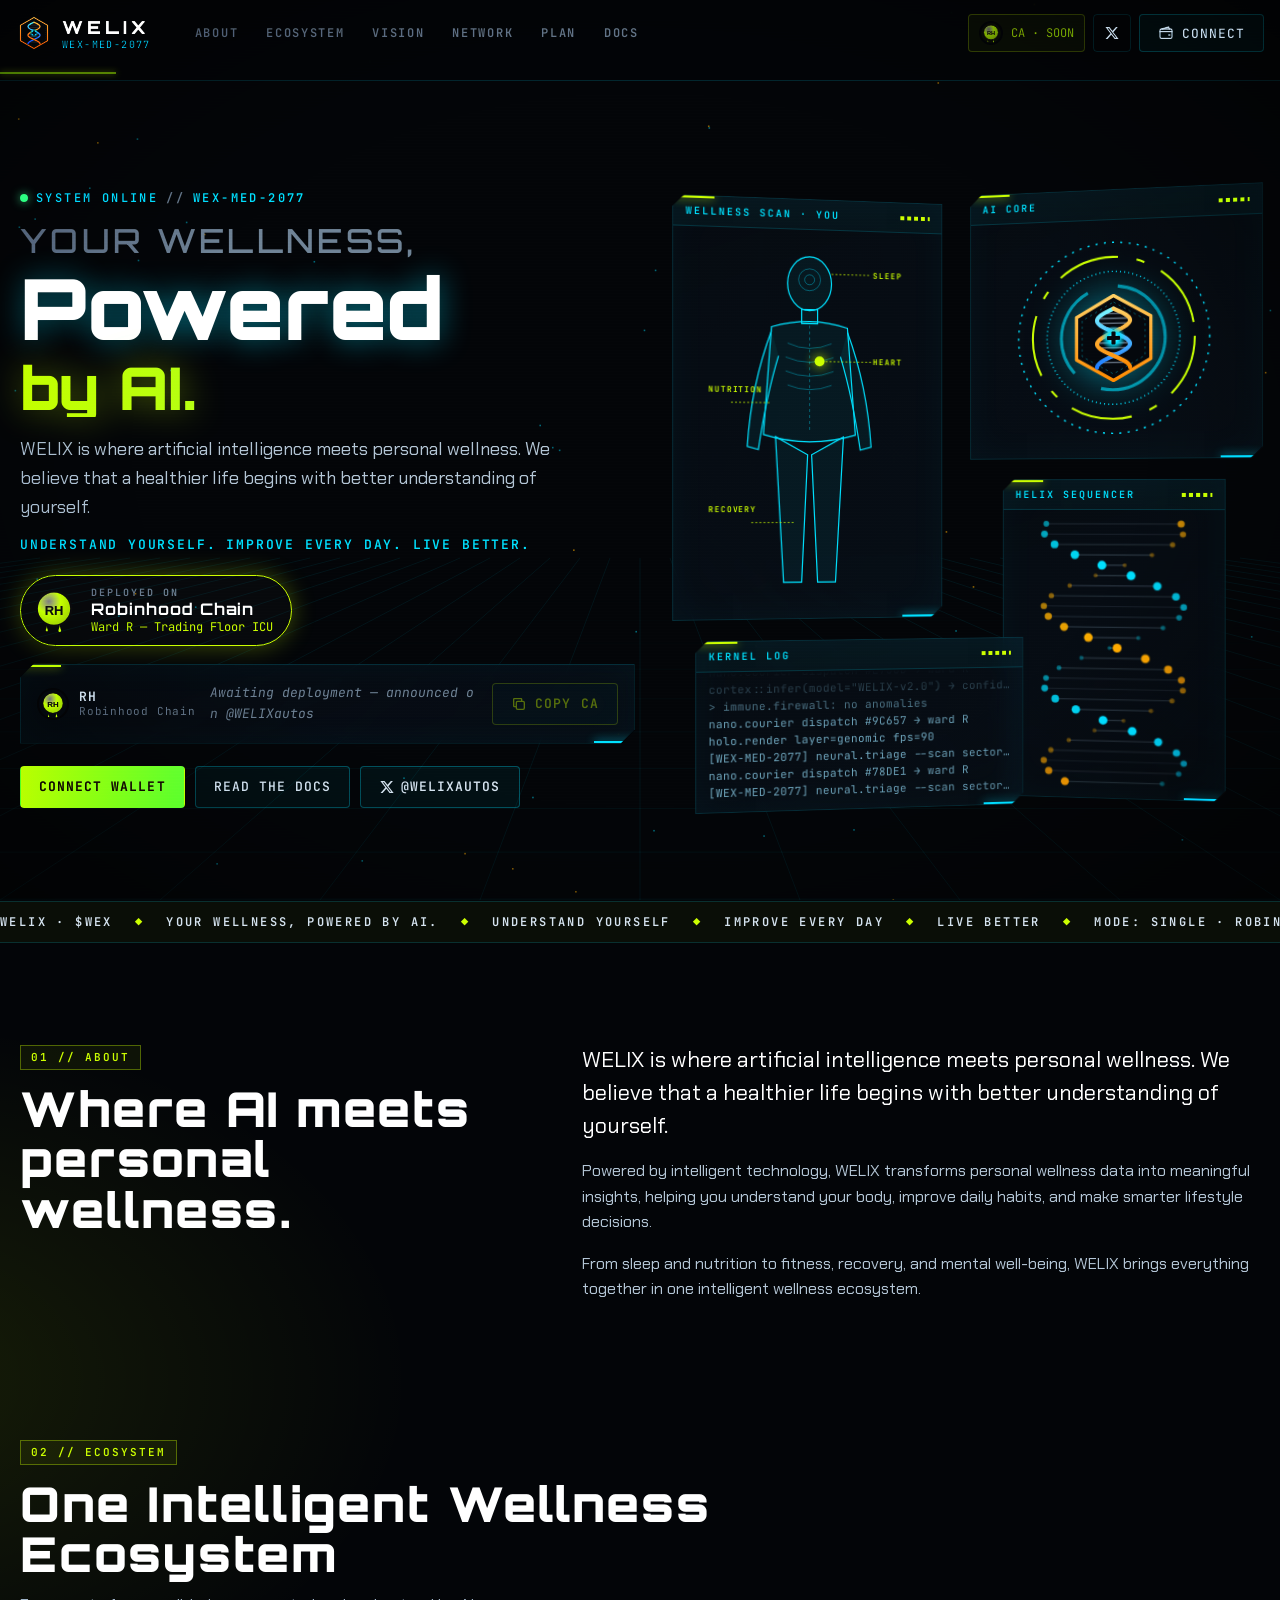
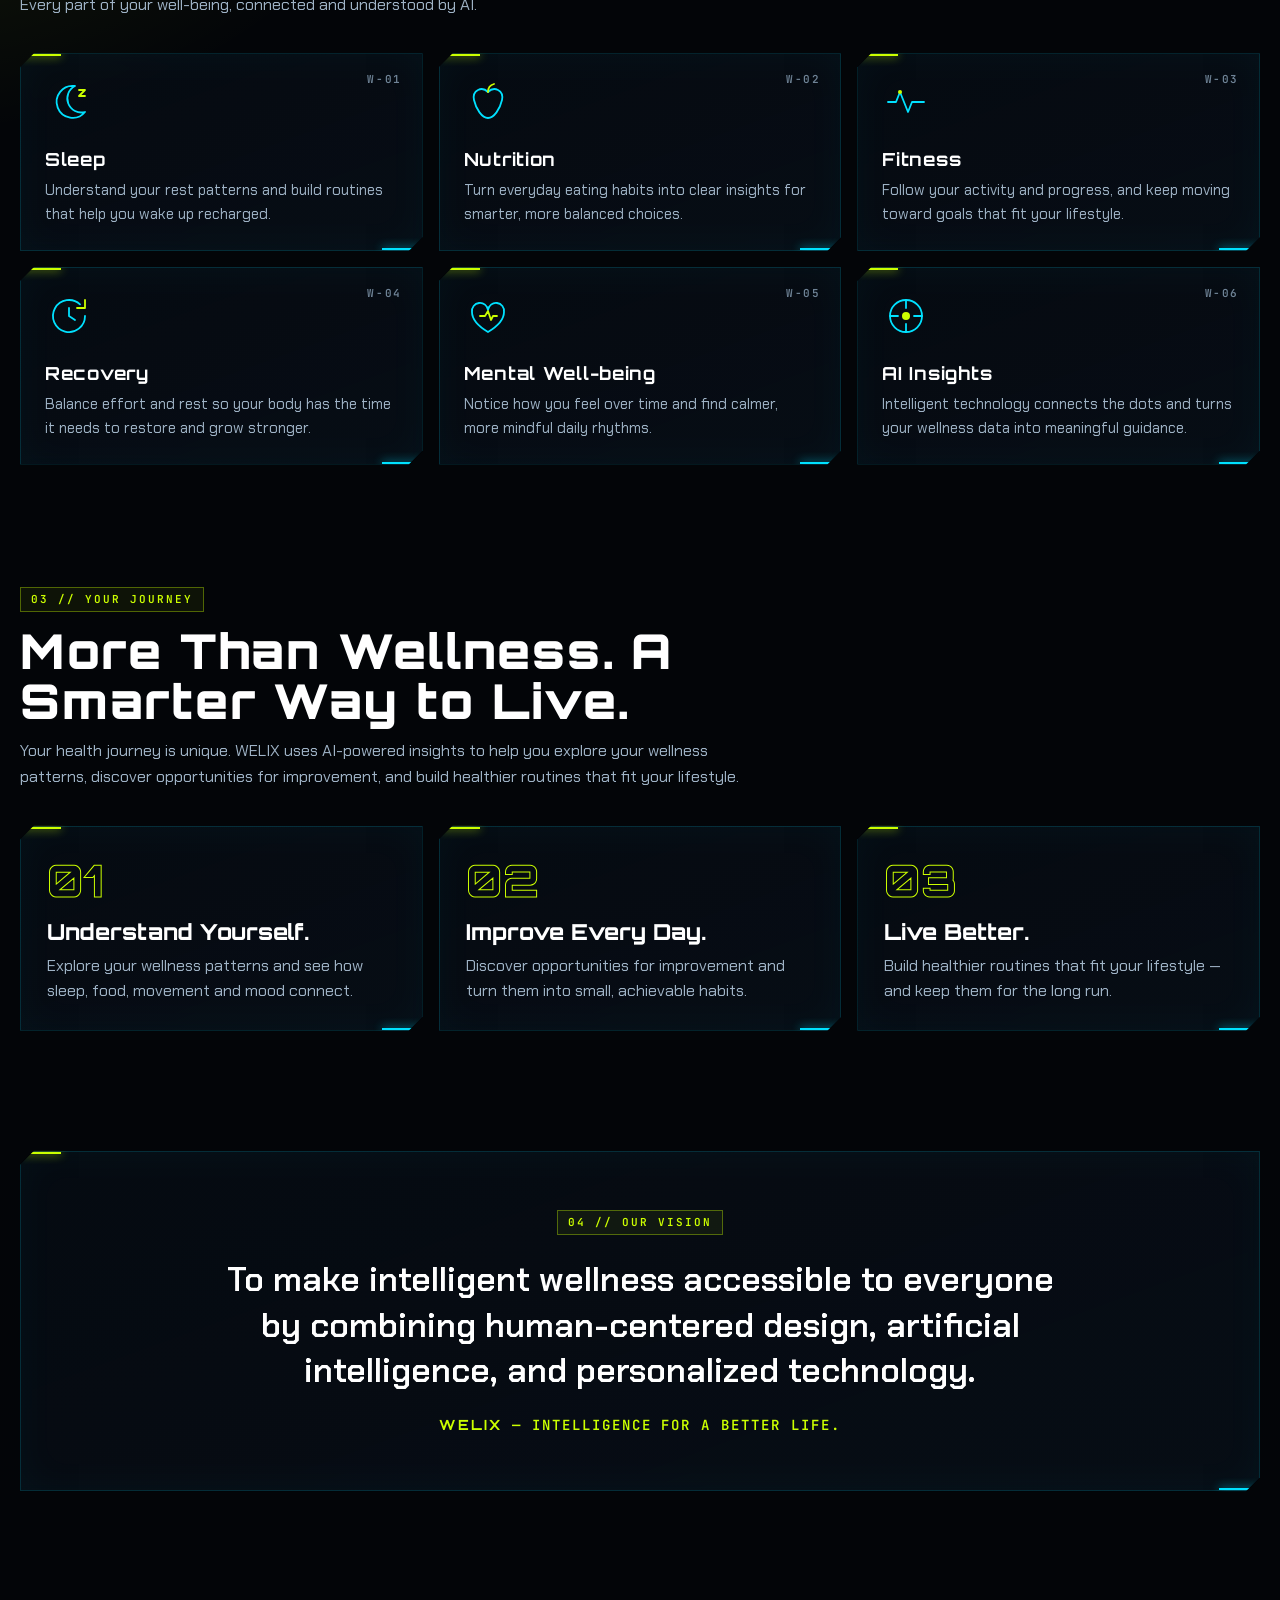
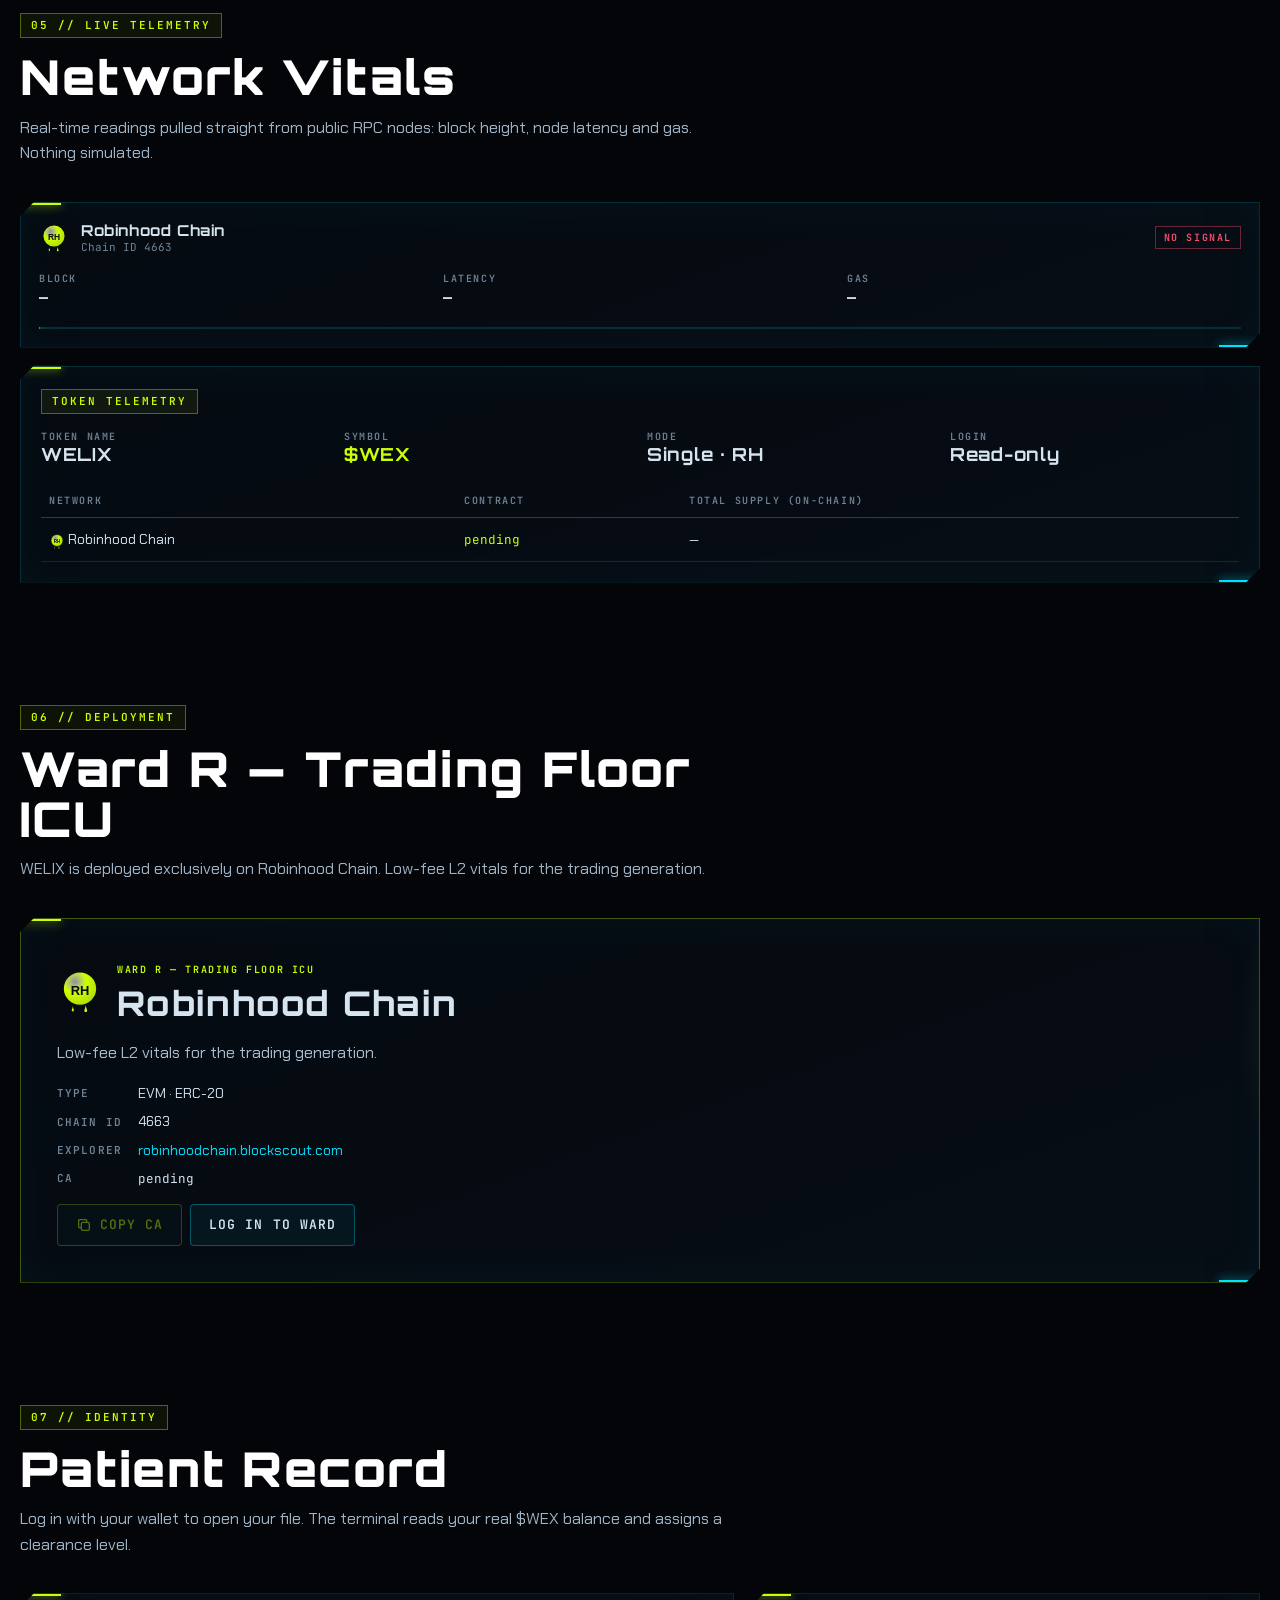
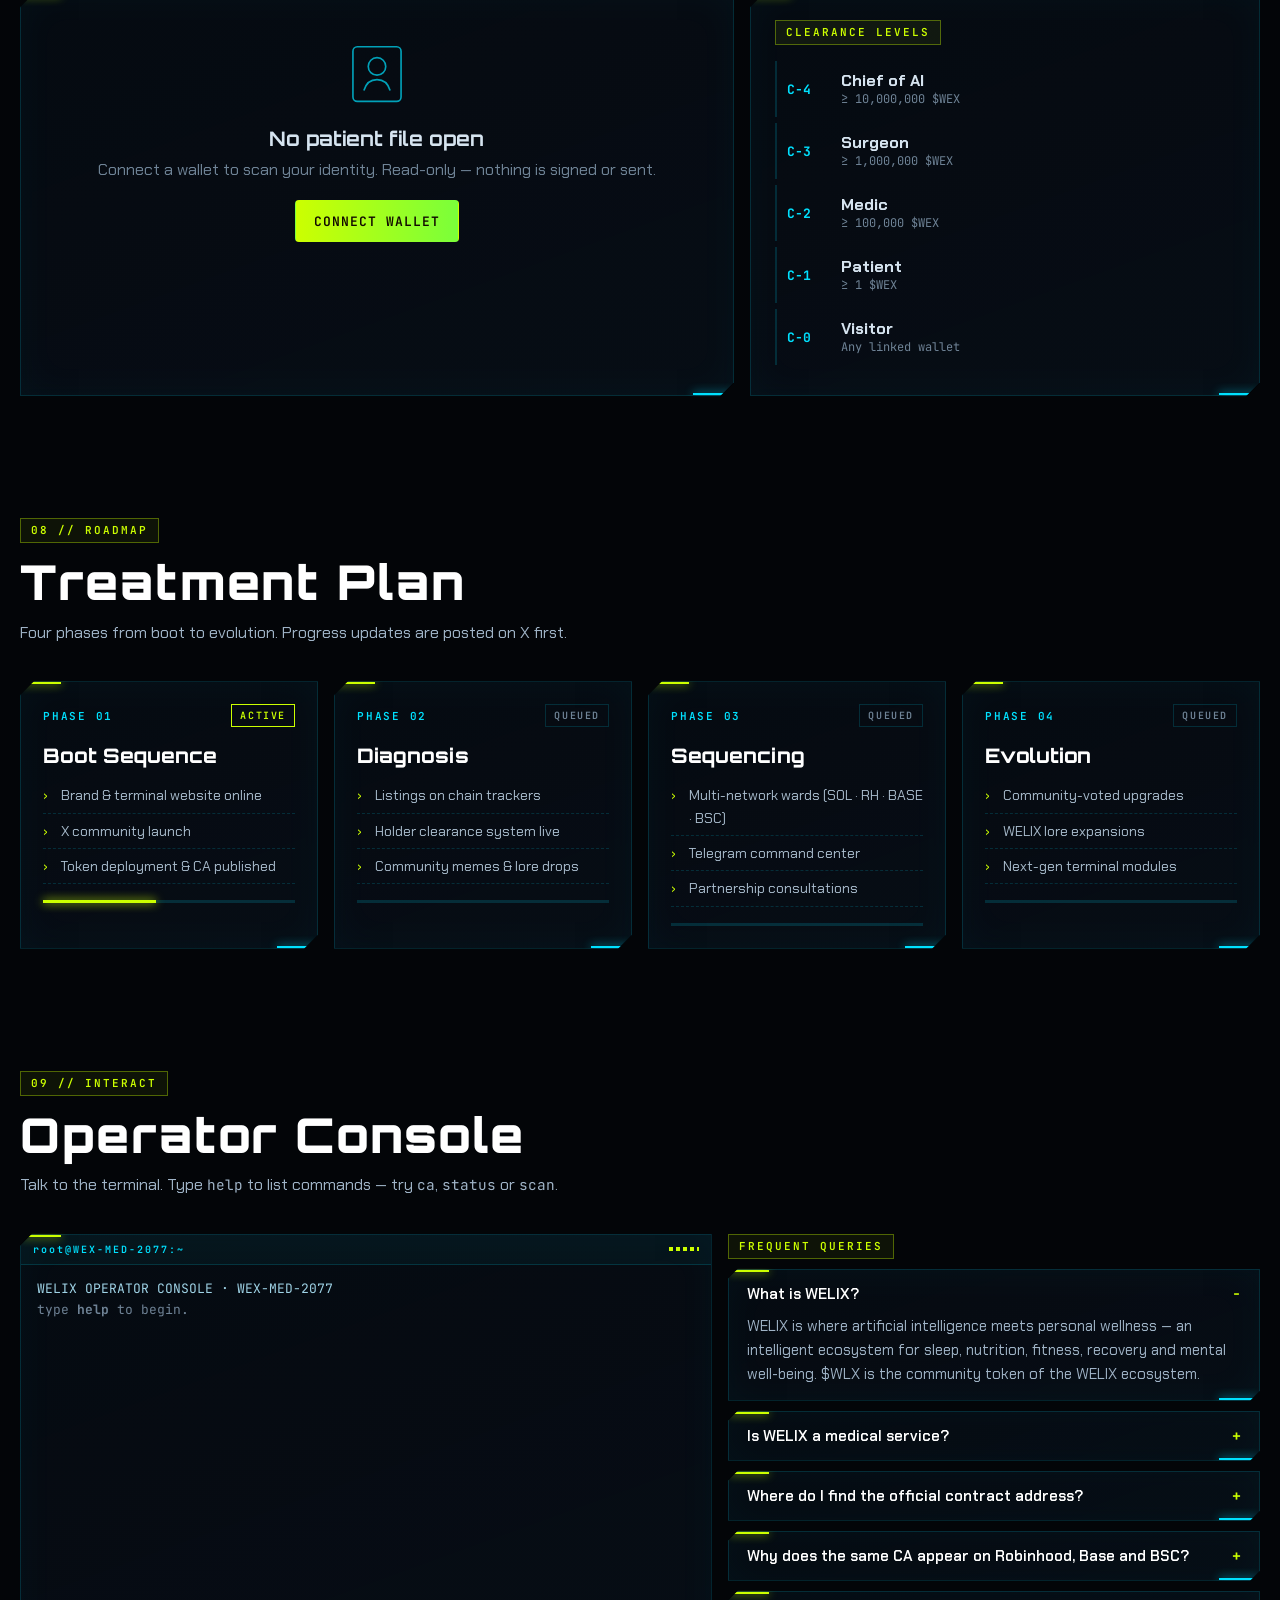
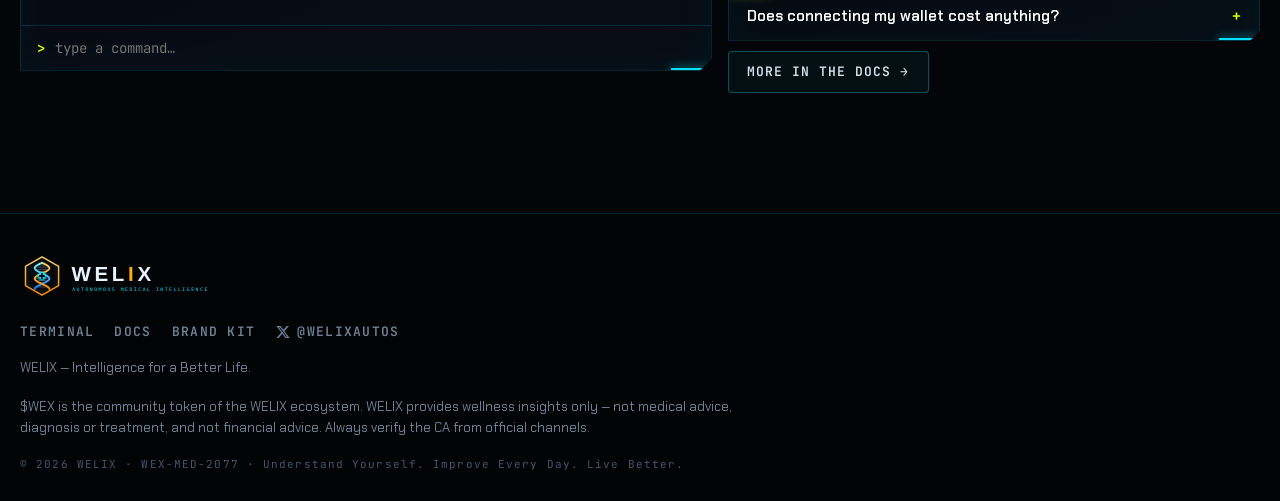
<file: index.html>
<!doctype html>
<html lang="en" data-mode="multi">
<head>
  <meta charset="utf-8">
  <meta name="viewport" content="width=device-width, initial-scale=1">
  <title>WELIX ($WLX) — Your Wellness, Powered by AI.</title>
  <meta name="description" content="WELIX — Your Wellness, Powered by AI. An intelligent wellness ecosystem for sleep, nutrition, fitness, recovery and mental well-being.">
  <meta name="theme-color" content="#030508">
  <meta property="og:title" content="WELIX ($WLX) — Your Wellness, Powered by AI.">
  <meta property="og:description" content="Understand Yourself. Improve Every Day. Live Better.">
  <meta property="og:image" content="assets/brand/welix-banner.svg">
  <link rel="icon" href="assets/favicon.svg" type="image/svg+xml">
  <link rel="preconnect" href="https://fonts.googleapis.com"><link rel="preconnect" href="https://fonts.gstatic.com" crossorigin>
  <link href="https://fonts.googleapis.com/css2?family=Orbitron:wght@500;700;900&family=JetBrains+Mono:wght@400;600&family=Chakra+Petch:wght@400;500;600&display=swap" rel="stylesheet">
  <link rel="stylesheet" href="css/style.css">
</head>
<body data-page="home">
  <canvas class="field" id="field" aria-hidden="true"></canvas>
  <div class="scan-ov" aria-hidden="true"></div>
  <header class="hdr" id="site-header"></header>

  <main>
    <!-- ============ HERO ============ -->
    <section class="hero wrap">
      <div class="hero-l">
        <div class="sys-tag"><i class="dot"></i> SYSTEM ONLINE <span class="sep">//</span> <span data-cfg="project.systemId">WLX-MED-2077</span></div>
        <h1 class="h-hero">
          <span class="l1">Your Wellness,</span>
          <span class="l2" data-scramble>Powered</span>
          <span class="l3">by AI.</span>
        </h1>
        <p class="lead" data-cfg="project.description"></p>
        <p class="motto" data-cfg="project.motto"></p>
        <div class="hero-net" id="hero-net"></div>
        <div class="ca-block holo" id="hero-ca"></div>
        <div class="cta">
          <button class="btn btn-pri" data-action="wallet">Connect wallet</button>
          <a class="btn" href="docs">Read the docs</a>
          <span id="hero-soc"></span>
        </div>
      </div>

      <div class="hero-r" aria-hidden="true">
        <!-- Body scan -->
        <div class="win holo w-body">
          <div class="win-t"><span>WELLNESS SCAN · YOU</span><i></i></div>
          <svg class="body" viewBox="0 0 200 360">
            <defs>
              <linearGradient id="scanG" x1="0" y1="0" x2="0" y2="1"><stop offset="0" stop-color="var(--blue)" stop-opacity="0"/><stop offset="1" stop-color="var(--blue)" stop-opacity=".55"/></linearGradient>
              <clipPath id="bodyClip"><rect x="0" y="0" width="200" height="360"/></clipPath>
            </defs>
            <g class="silh">
              <ellipse cx="100" cy="40" rx="22" ry="27"/>
              <path d="M92 66h16v14H92z"/>
              <path d="M62 84Q100 72 138 84L146 192Q100 206 54 192Z"/>
              <path d="M62 88Q42 142 38 204l11 3q8-54 20-94"/>
              <path d="M138 88q20 54 24 116l-11 3q-8-54-20-94"/>
              <path d="M66 194l8 146h18l6-128z"/>
              <path d="M134 194l-8 146h-18l-6-128z"/>
            </g>
            <g class="inner">
              <path d="M100 82v108" stroke-dasharray="3 3"/>
              <path d="M78 100q22 10 44 0M76 114q24 10 48 0M76 128q24 10 48 0M78 142q22 9 44 0"/>
              <circle cx="100" cy="36" r="11"/><circle cx="100" cy="36" r="5"/>
            </g>
            <circle class="heart" cx="110" cy="118" r="5"/>
            <g class="tags">
              <path d="M122 30h40"/><text x="164" y="33">SLEEP</text>
              <path d="M116 118h46"/><text x="164" y="121">HEART</text>
              <path d="M60 160H22"/><text x="0" y="150">NUTRITION</text>
              <path d="M84 280H40"/><text x="0" y="270">RECOVERY</text>
            </g>
            <g clip-path="url(#bodyClip)"><rect class="scanbar" x="0" y="-40" width="200" height="40" fill="url(#scanG)"/></g>
          </svg>
        </div>
        <!-- AI core -->
        <div class="win holo w-core">
          <div class="win-t"><span>AI CORE</span><i></i></div>
          <div class="core">
            <svg viewBox="0 0 200 200">
              <g class="r r1"><circle cx="100" cy="100" r="92" stroke-dasharray="2 6"/></g>
              <g class="r r2"><circle cx="100" cy="100" r="78" stroke-dasharray="60 18 8 18"/></g>
              <g class="r r3"><circle cx="100" cy="100" r="64" stroke-dasharray="1 3"/></g>
              <g class="r r4"><circle cx="100" cy="100" r="50" stroke-dasharray="90 30"/></g>
            </svg>
            <img src="assets/brand/welix-mark.svg" alt="">
          </div>
        </div>
        <!-- DNA -->
        <div class="win holo w-dna">
          <div class="win-t"><span>HELIX SEQUENCER</span><i></i></div>
          <canvas id="dna"></canvas>
        </div>
        <!-- Stream -->
        <div class="win holo w-stream">
          <div class="win-t"><span>KERNEL LOG</span><i></i></div>
          <div class="stream" id="stream"></div>
        </div>
      </div>
    </section>

    <div class="ticker" aria-hidden="true"><div class="ticker-in" id="ticker"></div></div>

    <!-- ============ ABOUT ============ -->
    <section class="sec wrap" id="about">
      <div class="about">
        <div class="sec-h rv"><span class="tag">01 // ABOUT</span><h2>Where AI meets personal wellness.</h2></div>
        <div class="about-b rv">
          <p class="big-p">WELIX is where artificial intelligence meets personal wellness. We believe that a healthier life begins with better understanding of yourself.</p>
          <p>Powered by intelligent technology, WELIX transforms personal wellness data into meaningful insights, helping you understand your body, improve daily habits, and make smarter lifestyle decisions.</p>
          <p>From sleep and nutrition to fitness, recovery, and mental well-being, WELIX brings everything together in one intelligent wellness ecosystem.</p>
        </div>
      </div>
    </section>

    <!-- ============ ECOSYSTEM ============ -->
    <section class="sec wrap" id="ecosystem">
      <div class="sec-h rv"><span class="tag">02 // ECOSYSTEM</span><h2>One Intelligent Wellness Ecosystem</h2>
        <p>Every part of your well-being, connected and understood by AI.</p></div>
      <div class="mods">
        <article class="mod holo rv"><span class="mod-n">W-01</span>
          <svg viewBox="0 0 48 48" class="mod-ic"><path d="M30 8a16 16 0 1 0 10 26A14 14 0 0 1 30 8z"/><path d="M34 12h6l-6 6h6" class="a"/></svg>
          <h3>Sleep</h3><p>Understand your rest patterns and build routines that help you wake up recharged.</p></article>
        <article class="mod holo rv"><span class="mod-n">W-02</span>
          <svg viewBox="0 0 48 48" class="mod-ic"><path d="M24 14c-6-6-16-2-14 8 2 9 8 18 14 18s12-9 14-18c2-10-8-14-14-8z"/><path d="M24 14c0-4 2-7 6-8" class="a"/></svg>
          <h3>Nutrition</h3><p>Turn everyday eating habits into clear insights for smarter, more balanced choices.</p></article>
        <article class="mod holo rv"><span class="mod-n">W-03</span>
          <svg viewBox="0 0 48 48" class="mod-ic"><path d="M6 24h8l4-10 8 20 4-10h12"/><circle cx="18" cy="14" r="2" class="f"/></svg>
          <h3>Fitness</h3><p>Follow your activity and progress, and keep moving toward goals that fit your lifestyle.</p></article>
        <article class="mod holo rv"><span class="mod-n">W-04</span>
          <svg viewBox="0 0 48 48" class="mod-ic"><path d="M40 24a16 16 0 1 1-5-11.6"/><path d="M40 8v8h-8" class="a"/><path d="M24 16v8l6 4"/></svg>
          <h3>Recovery</h3><p>Balance effort and rest so your body has the time it needs to restore and grow stronger.</p></article>
        <article class="mod holo rv"><span class="mod-n">W-05</span>
          <svg viewBox="0 0 48 48" class="mod-ic"><path d="M24 40c-10-6-16-12-16-20a8 8 0 0 1 16-2 8 8 0 0 1 16 2c0 8-6 14-16 20z"/><path d="M16 24h5l3-5 3 9 2-4h4" class="a"/></svg>
          <h3>Mental Well-being</h3><p>Notice how you feel over time and find calmer, more mindful daily rhythms.</p></article>
        <article class="mod holo rv"><span class="mod-n">W-06</span>
          <svg viewBox="0 0 48 48" class="mod-ic"><circle cx="24" cy="24" r="16"/><path d="M24 8v8M24 32v8M8 24h8M32 24h8"/><circle cx="24" cy="24" r="4" class="f"/></svg>
          <h3>AI Insights</h3><p>Intelligent technology connects the dots and turns your wellness data into meaningful guidance.</p></article>
      </div>
    </section>

    <!-- ============ SMARTER WAY ============ -->
    <section class="sec wrap" id="smarter">
      <div class="sec-h rv"><span class="tag">03 // YOUR JOURNEY</span><h2>More Than Wellness. A Smarter Way to Live.</h2>
        <p>Your health journey is unique. WELIX uses AI-powered insights to help you explore your wellness patterns, discover opportunities for improvement, and build healthier routines that fit your lifestyle.</p></div>
      <div class="journey">
        <div class="step holo rv"><span class="step-n">01</span><h3>Understand Yourself.</h3><p>Explore your wellness patterns and see how sleep, food, movement and mood connect.</p></div>
        <div class="step holo rv"><span class="step-n">02</span><h3>Improve Every Day.</h3><p>Discover opportunities for improvement and turn them into small, achievable habits.</p></div>
        <div class="step holo rv"><span class="step-n">03</span><h3>Live Better.</h3><p>Build healthier routines that fit your lifestyle — and keep them for the long run.</p></div>
      </div>
    </section>

    <!-- ============ VISION ============ -->
    <section class="sec wrap" id="vision">
      <div class="vision holo rv">
        <span class="tag">04 // OUR VISION</span>
        <blockquote data-cfg="project.vision"></blockquote>
        <p class="sig"><b data-cfg="project.name">WELIX</b> — <span data-cfg="project.signature"></span></p>
      </div>
    </section>

    <!-- ============ VITALS ============ -->
    <section class="sec wrap" id="vitals">
      <div class="sec-h rv"><span class="tag">05 // LIVE TELEMETRY</span><h2>Network Vitals</h2>
        <p>Real-time readings pulled straight from public RPC nodes: block height, node latency and gas. Nothing simulated.</p></div>
      <div class="vitals" id="vitals-grid"></div>
      <div class="telemetry holo rv" id="telemetry"></div>
    </section>

    <!-- ============ WARDS ============ -->
    <section class="sec wrap" id="wards">
      <div class="sec-h rv"><span class="tag">06 // DEPLOYMENT</span><h2 id="wards-title">Hospital Wards</h2>
        <p id="wards-sub"></p></div>
      <div class="wards" id="wards-grid"></div>
    </section>

    <!-- ============ PATIENT RECORD ============ -->
    <section class="sec wrap" id="record">
      <div class="sec-h rv"><span class="tag">07 // IDENTITY</span><h2>Patient Record</h2>
        <p>Log in with your wallet to open your file. The terminal reads your real <span data-sym>$WLX</span> balance and assigns a clearance level.</p></div>
      <div class="record">
        <div class="holo rec-card rv" id="rec-card"></div>
        <div class="holo rec-ladder rv" id="rec-ladder"></div>
      </div>
    </section>

    <!-- ============ TREATMENT PLAN ============ -->
    <section class="sec wrap" id="plan">
      <div class="sec-h rv"><span class="tag">08 // ROADMAP</span><h2>Treatment Plan</h2>
        <p>Four phases from boot to evolution. Progress updates are posted on X first.</p></div>
      <div class="plan" id="plan-grid"></div>
    </section>

    <!-- ============ CONSOLE + FAQ ============ -->
    <section class="sec wrap" id="console">
      <div class="sec-h rv"><span class="tag">09 // INTERACT</span><h2>Operator Console</h2>
        <p>Talk to the terminal. Type <code>help</code> to list commands — try <code>ca</code>, <code>status</code> or <code>scan</code>.</p></div>
      <div class="console-grid">
        <div class="term holo rv">
          <div class="win-t"><span>root@<span data-cfg="project.systemId">WLX-MED-2077</span>:~</span><i></i></div>
          <div class="term-out" id="term-out"></div>
          <form class="term-in" id="term-form" autocomplete="off">
            <label for="term-input">&gt;</label><input id="term-input" spellcheck="false" placeholder="type a command…" aria-label="Terminal command">
          </form>
        </div>
        <div class="faq rv" id="faq"></div>
      </div>
    </section>
  </main>

  <footer class="ftr" id="site-footer"></footer>

  <script src="js/config.js"></script>
  <script src="js/chain.js"></script>
  <script src="js/wallet.js"></script>
  <script src="js/ui.js"></script>
  <script src="js/fx.js"></script>
  <script src="js/home.js"></script>
</body>
</html>
</file>
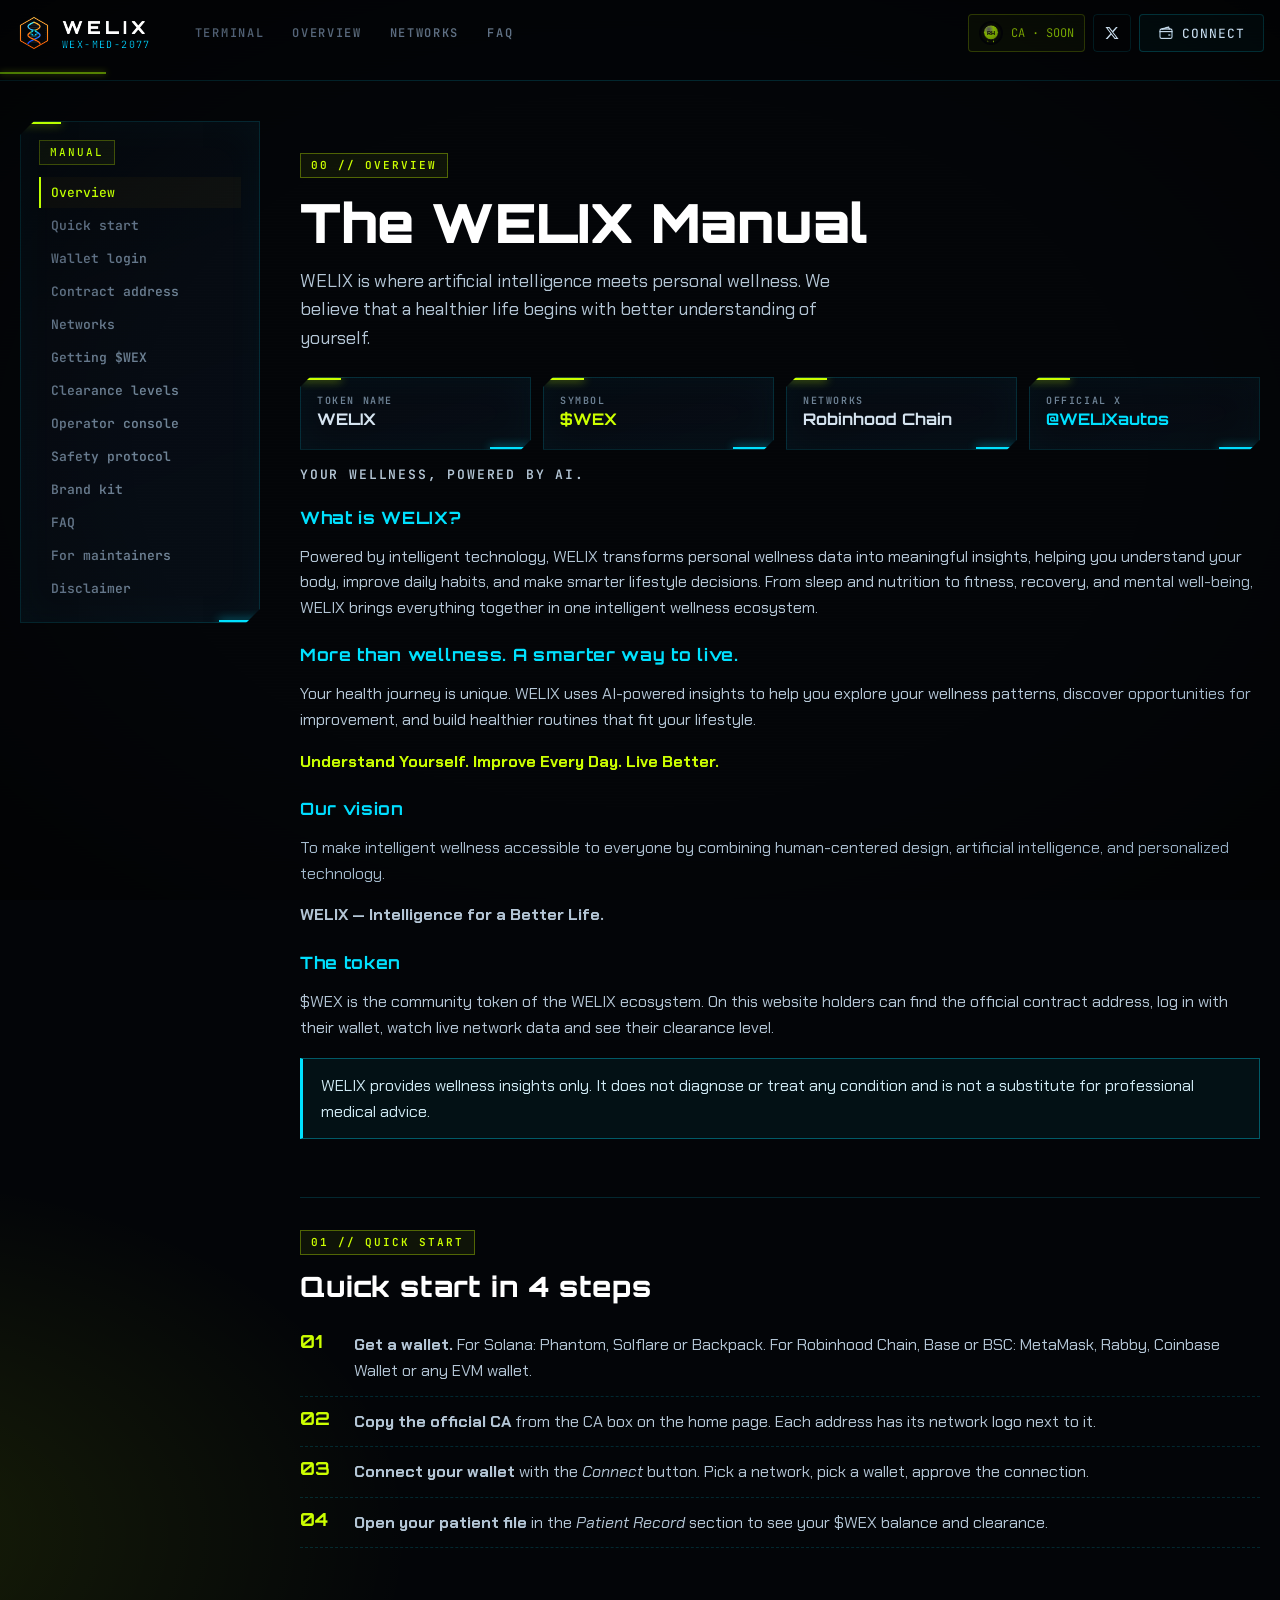
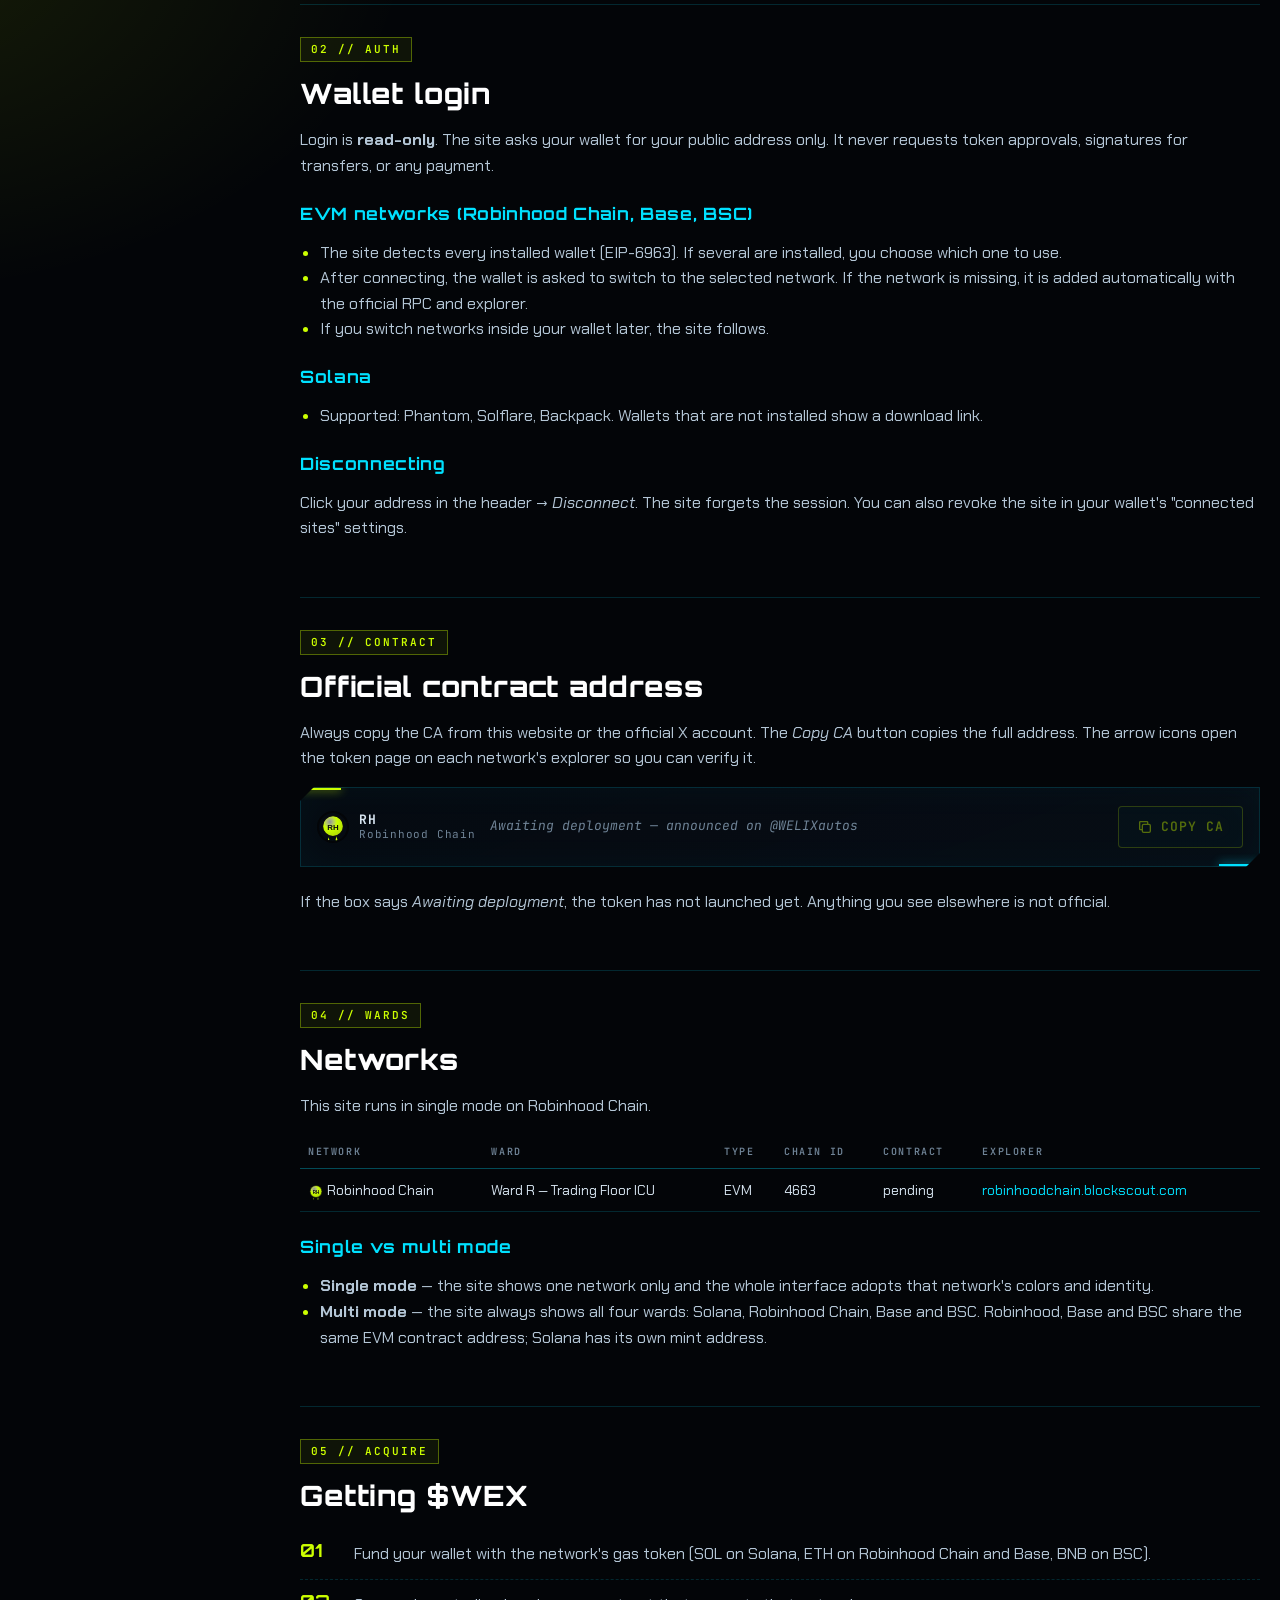
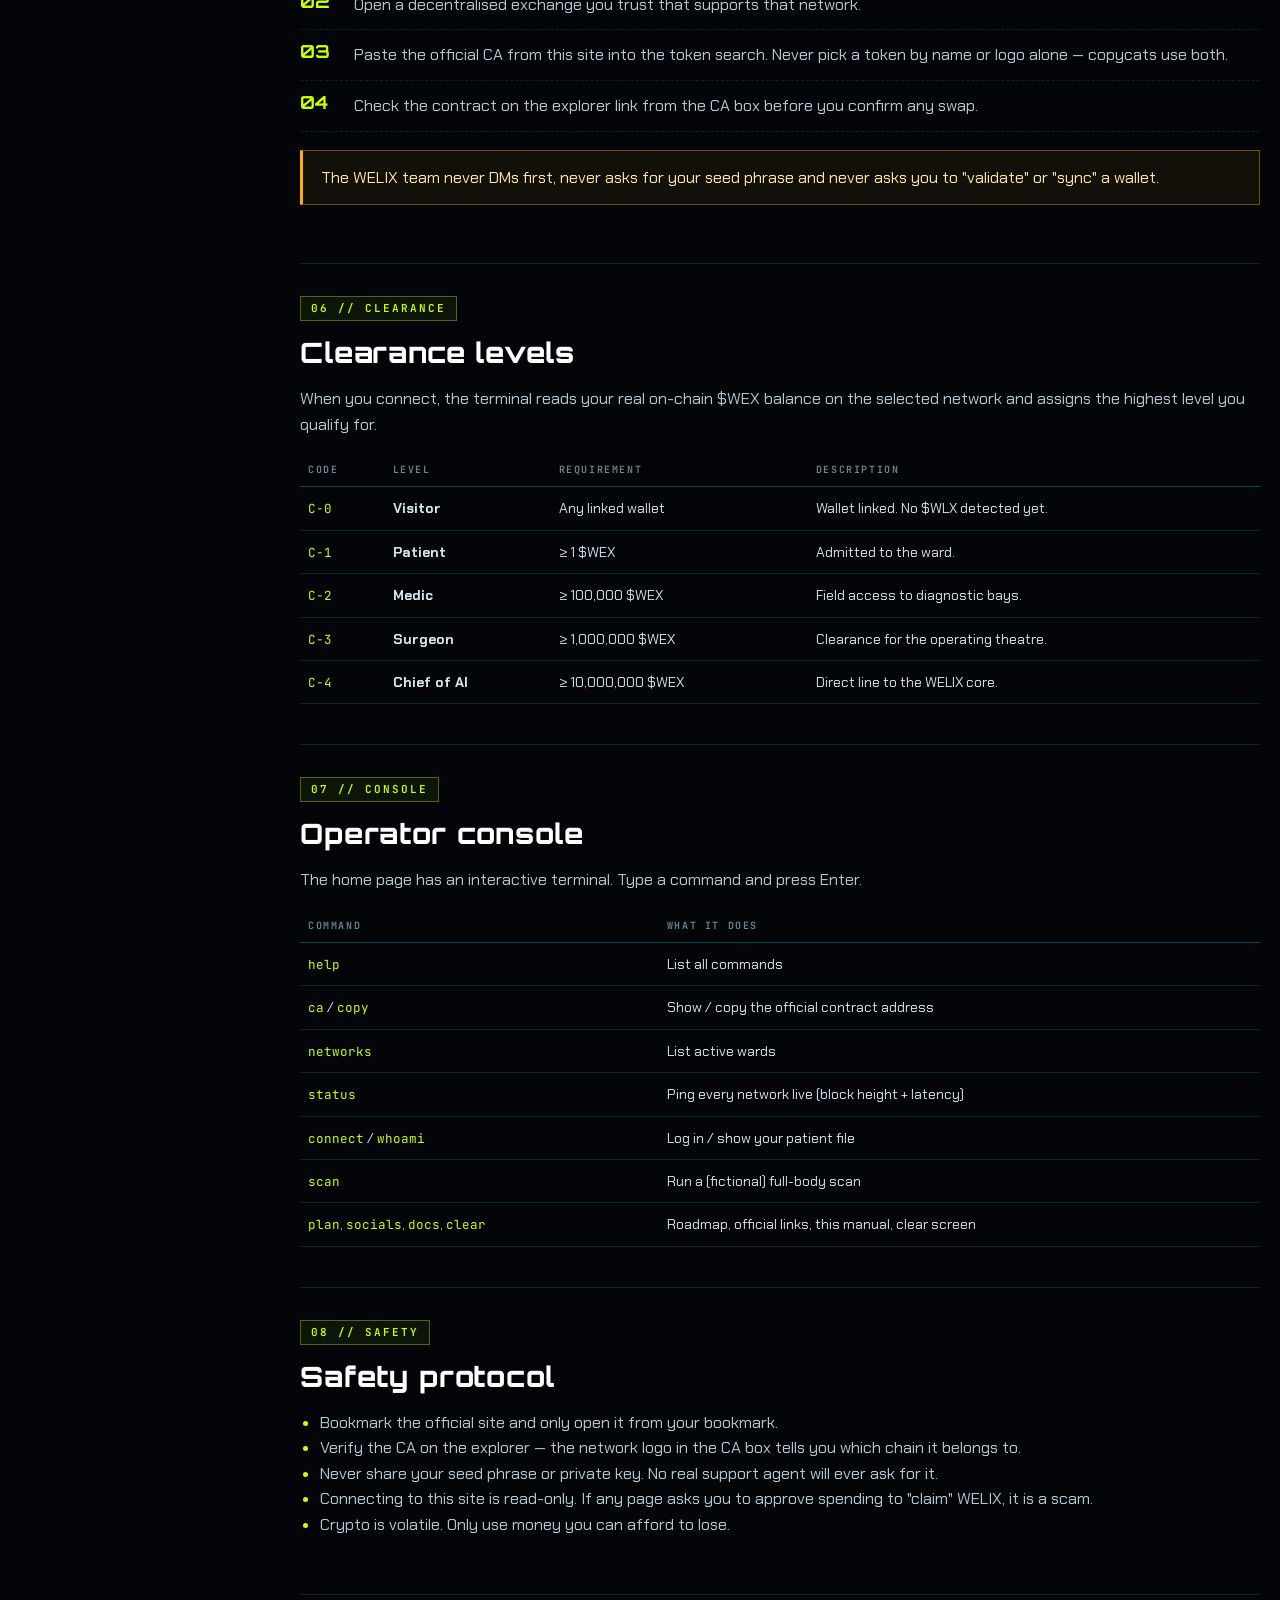
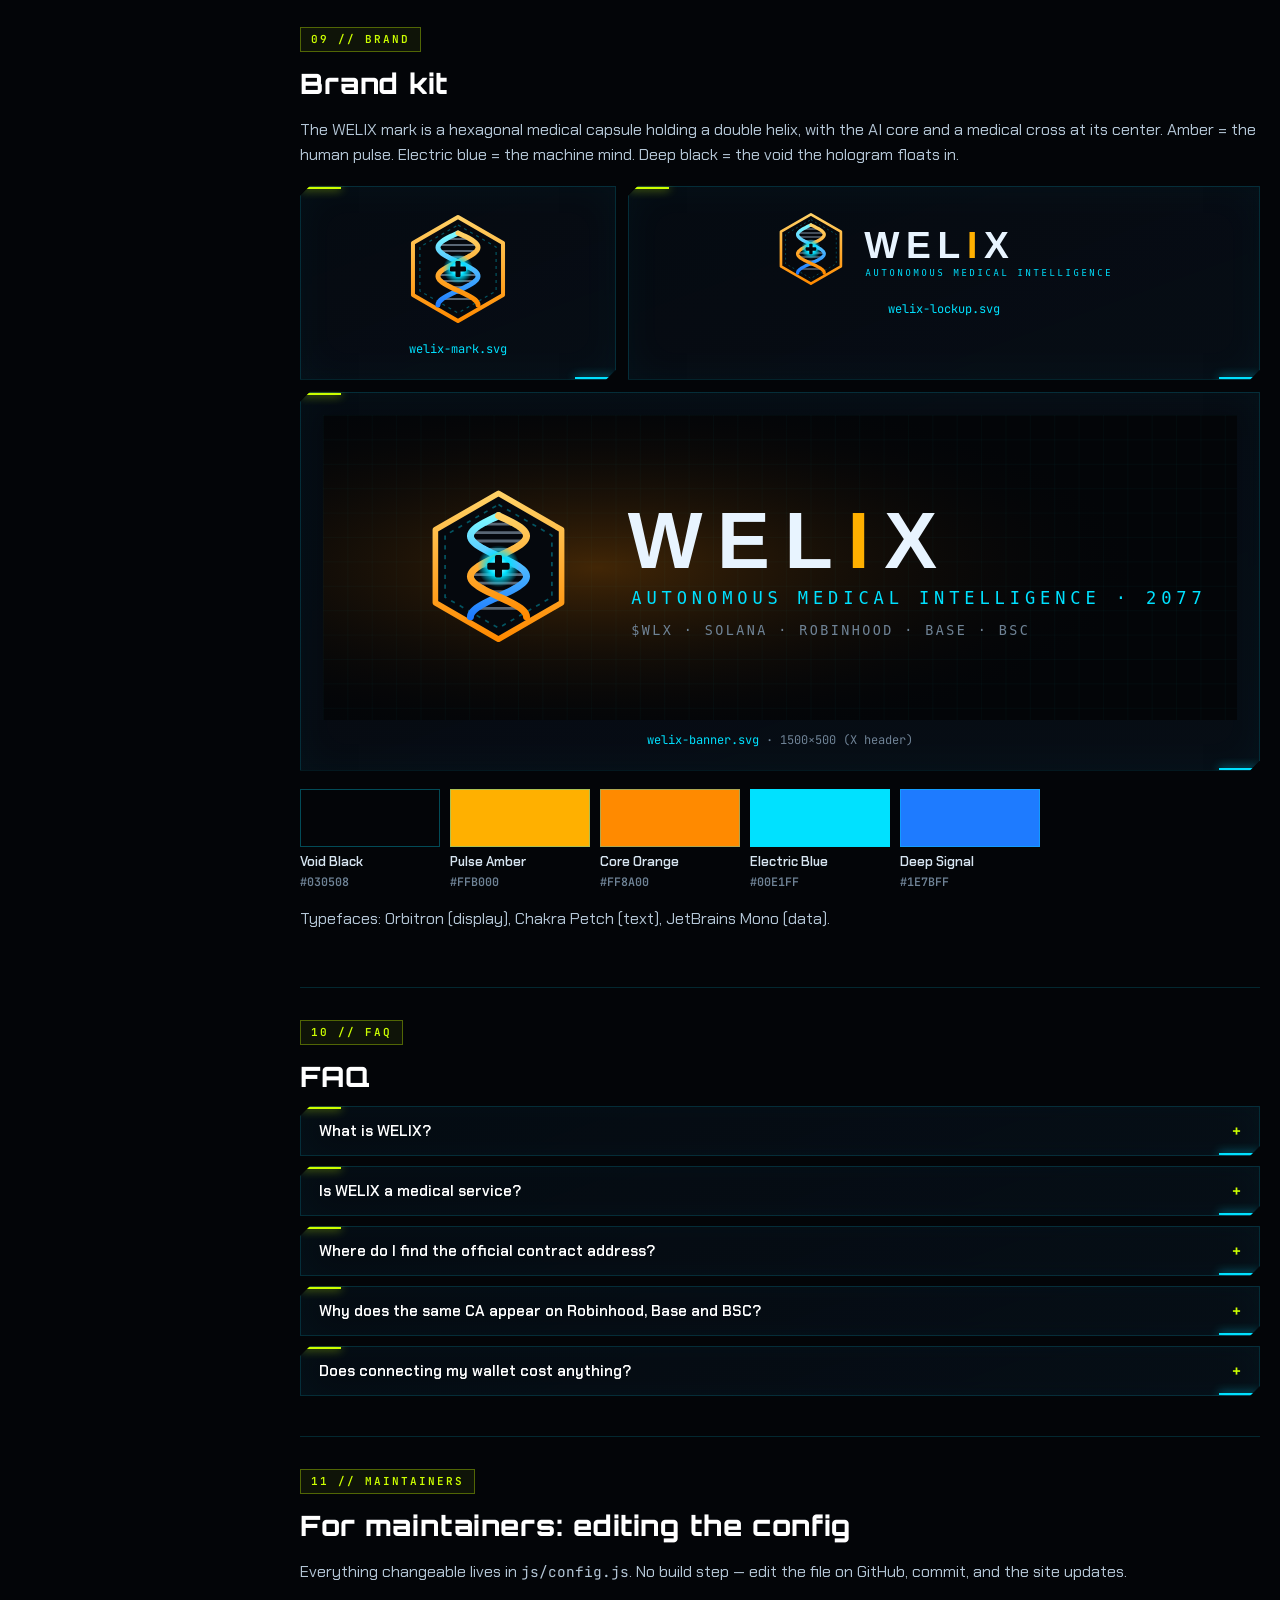
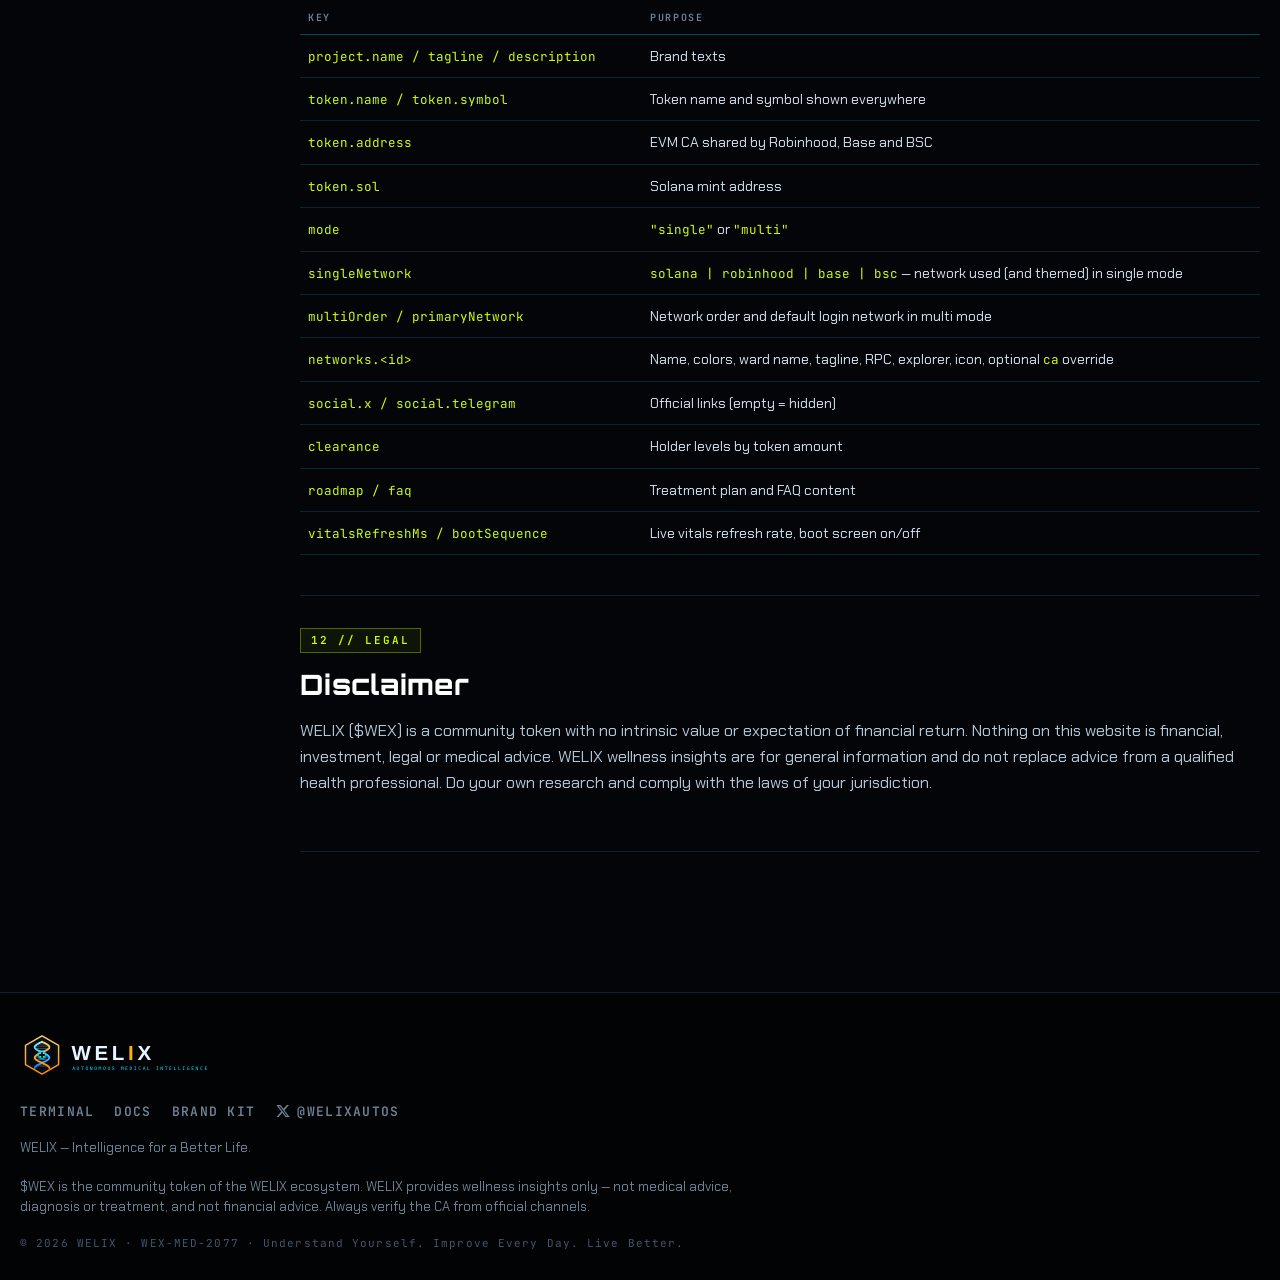
<file: docs.html>
<!doctype html>
<html lang="en" data-mode="multi">
<head>
  <meta charset="utf-8">
  <meta name="viewport" content="width=device-width, initial-scale=1">
  <title>Docs — WELIX ($WLX)</title>
  <meta name="description" content="WELIX — Your Wellness, Powered by AI. Documentation: project overview, wallet login, contract addresses, networks, safety and configuration.">
  <meta name="theme-color" content="#030508">
  <link rel="icon" href="assets/favicon.svg" type="image/svg+xml">
  <link rel="preconnect" href="https://fonts.googleapis.com"><link rel="preconnect" href="https://fonts.gstatic.com" crossorigin>
  <link href="https://fonts.googleapis.com/css2?family=Orbitron:wght@500;700;900&family=JetBrains+Mono:wght@400;600&family=Chakra+Petch:wght@400;500;600&display=swap" rel="stylesheet">
  <link rel="stylesheet" href="css/style.css">
</head>
<body data-page="docs">
  <div class="scan-ov" aria-hidden="true"></div>
  <header class="hdr" id="site-header"></header>

  <div class="docs wrap">
    <aside class="docs-nav holo" id="docs-nav">
      <span class="tag">MANUAL</span>
      <a href="#overview">Overview</a>
      <a href="#quickstart">Quick start</a>
      <a href="#wallet">Wallet login</a>
      <a href="#ca">Contract address</a>
      <a href="#networks">Networks</a>
      <a href="#acquire">Getting <span data-sym>$WLX</span></a>
      <a href="#clearance">Clearance levels</a>
      <a href="#console">Operator console</a>
      <a href="#safety">Safety protocol</a>
      <a href="#brand">Brand kit</a>
      <a href="#faq">FAQ</a>
      <a href="#maintainers">For maintainers</a>
      <a href="#disclaimer">Disclaimer</a>
    </aside>

    <article class="docs-body">
      <section id="overview">
        <span class="tag">00 // OVERVIEW</span>
        <h1>The <span data-cfg="project.name">WELIX</span> Manual</h1>
        <p class="lead" data-cfg="project.description"></p>
        <div class="d-cards">
          <div class="holo"><small>TOKEN NAME</small><b data-cfg="token.name">WELIX</b></div>
          <div class="holo"><small>SYMBOL</small><b class="amber" data-sym>$WLX</b></div>
          <div class="holo"><small>NETWORKS</small><b id="d-netcount">—</b></div>
          <div class="holo"><small>OFFICIAL X</small><b id="d-x">—</b></div>
        </div>
        <p class="motto" data-cfg="project.tagline"></p>
        <h3>What is WELIX?</h3>
        <p>Powered by intelligent technology, WELIX transforms personal wellness data into meaningful insights, helping you understand your body,
          improve daily habits, and make smarter lifestyle decisions. From sleep and nutrition to fitness, recovery, and mental well-being,
          WELIX brings everything together in one intelligent wellness ecosystem.</p>
        <h3>More than wellness. A smarter way to live.</h3>
        <p>Your health journey is unique. WELIX uses AI-powered insights to help you explore your wellness patterns, discover opportunities for
          improvement, and build healthier routines that fit your lifestyle.</p>
        <p><b class="amber" data-cfg="project.motto"></b></p>
        <h3>Our vision</h3>
        <p data-cfg="project.vision"></p>
        <p><b>WELIX — <span data-cfg="project.signature"></span></b></p>
        <h3>The token</h3>
        <p><span data-sym>$WLX</span> is the community token of the WELIX ecosystem. On this website holders can find the official contract
          address, log in with their wallet, watch live network data and see their clearance level.</p>
        <div class="callout">WELIX provides wellness insights only. It does not diagnose or treat any condition and is not a substitute for professional medical advice.</div>
      </section>

      <section id="quickstart">
        <span class="tag">01 // QUICK START</span>
        <h2>Quick start in 4 steps</h2>
        <ol class="steps">
          <li><b>Get a wallet.</b> For Solana: Phantom, Solflare or Backpack. For Robinhood Chain, Base or BSC: MetaMask, Rabby, Coinbase Wallet or any EVM wallet.</li>
          <li><b>Copy the official CA</b> from the CA box on the home page. Each address has its network logo next to it.</li>
          <li><b>Connect your wallet</b> with the <em>Connect</em> button. Pick a network, pick a wallet, approve the connection.</li>
          <li><b>Open your patient file</b> in the <em>Patient Record</em> section to see your <span data-sym>$WLX</span> balance and clearance.</li>
        </ol>
      </section>

      <section id="wallet">
        <span class="tag">02 // AUTH</span>
        <h2>Wallet login</h2>
        <p>Login is <b>read-only</b>. The site asks your wallet for your public address only. It never requests token approvals,
          signatures for transfers, or any payment.</p>
        <h3>EVM networks (Robinhood Chain, Base, BSC)</h3>
        <ul>
          <li>The site detects every installed wallet (EIP-6963). If several are installed, you choose which one to use.</li>
          <li>After connecting, the wallet is asked to switch to the selected network. If the network is missing, it is added automatically with the official RPC and explorer.</li>
          <li>If you switch networks inside your wallet later, the site follows.</li>
        </ul>
        <h3>Solana</h3>
        <ul>
          <li>Supported: Phantom, Solflare, Backpack. Wallets that are not installed show a download link.</li>
        </ul>
        <h3>Disconnecting</h3>
        <p>Click your address in the header → <em>Disconnect</em>. The site forgets the session. You can also revoke the site in your wallet's "connected sites" settings.</p>
      </section>

      <section id="ca">
        <span class="tag">03 // CONTRACT</span>
        <h2>Official contract address</h2>
        <p>Always copy the CA from this website or the official X account. The <em>Copy CA</em> button copies the full address.
          The arrow icons open the token page on each network's explorer so you can verify it.</p>
        <div class="ca-block holo" id="doc-ca"></div>
        <p class="muted">If the box says <em>Awaiting deployment</em>, the token has not launched yet. Anything you see elsewhere is not official.</p>
      </section>

      <section id="networks">
        <span class="tag">04 // WARDS</span>
        <h2>Networks</h2>
        <p id="d-mode"></p>
        <div class="tbl-wrap"><table class="tbl" id="d-nets"></table></div>
        <h3>Single vs multi mode</h3>
        <ul>
          <li><b>Single mode</b> — the site shows one network only and the whole interface adopts that network's colors and identity.</li>
          <li><b>Multi mode</b> — the site always shows all four wards: Solana, Robinhood Chain, Base and BSC. Robinhood, Base and BSC share the same EVM contract address; Solana has its own mint address.</li>
        </ul>
      </section>

      <section id="acquire">
        <span class="tag">05 // ACQUIRE</span>
        <h2>Getting <span data-sym>$WLX</span></h2>
        <ol class="steps">
          <li>Fund your wallet with the network's gas token (SOL on Solana, ETH on Robinhood Chain and Base, BNB on BSC).</li>
          <li>Open a decentralised exchange you trust that supports that network.</li>
          <li>Paste the official CA from this site into the token search. Never pick a token by name or logo alone — copycats use both.</li>
          <li>Check the contract on the explorer link from the CA box before you confirm any swap.</li>
        </ol>
        <div class="callout warn">The WELIX team never DMs first, never asks for your seed phrase and never asks you to "validate" or "sync" a wallet.</div>
      </section>

      <section id="clearance">
        <span class="tag">06 // CLEARANCE</span>
        <h2>Clearance levels</h2>
        <p>When you connect, the terminal reads your real on-chain <span data-sym>$WLX</span> balance on the selected network and assigns the highest level you qualify for.</p>
        <div class="tbl-wrap"><table class="tbl" id="d-levels"></table></div>
      </section>

      <section id="console">
        <span class="tag">07 // CONSOLE</span>
        <h2>Operator console</h2>
        <p>The home page has an interactive terminal. Type a command and press Enter.</p>
        <div class="tbl-wrap"><table class="tbl">
          <tr><th>Command</th><th>What it does</th></tr>
          <tr><td><code>help</code></td><td>List all commands</td></tr>
          <tr><td><code>ca</code> / <code>copy</code></td><td>Show / copy the official contract address</td></tr>
          <tr><td><code>networks</code></td><td>List active wards</td></tr>
          <tr><td><code>status</code></td><td>Ping every network live (block height + latency)</td></tr>
          <tr><td><code>connect</code> / <code>whoami</code></td><td>Log in / show your patient file</td></tr>
          <tr><td><code>scan</code></td><td>Run a (fictional) full-body scan</td></tr>
          <tr><td><code>plan</code>, <code>socials</code>, <code>docs</code>, <code>clear</code></td><td>Roadmap, official links, this manual, clear screen</td></tr>
        </table></div>
      </section>

      <section id="safety">
        <span class="tag">08 // SAFETY</span>
        <h2>Safety protocol</h2>
        <ul>
          <li>Bookmark the official site and only open it from your bookmark.</li>
          <li>Verify the CA on the explorer — the network logo in the CA box tells you which chain it belongs to.</li>
          <li>Never share your seed phrase or private key. No real support agent will ever ask for it.</li>
          <li>Connecting to this site is read-only. If any page asks you to approve spending to "claim" WELIX, it is a scam.</li>
          <li>Crypto is volatile. Only use money you can afford to lose.</li>
        </ul>
      </section>

      <section id="brand">
        <span class="tag">09 // BRAND</span>
        <h2>Brand kit</h2>
        <p>The WELIX mark is a hexagonal medical capsule holding a double helix, with the AI core and a medical cross at its center.
          Amber = the human pulse. Electric blue = the machine mind. Deep black = the void the hologram floats in.</p>
        <div class="brand-g">
          <figure class="holo"><img src="assets/brand/welix-mark.svg" alt="WELIX mark" height="120"><figcaption><a href="assets/brand/welix-mark.svg" download>welix-mark.svg</a></figcaption></figure>
          <figure class="holo wide"><img src="assets/brand/welix-lockup.svg" alt="WELIX lockup" height="80"><figcaption><a href="assets/brand/welix-lockup.svg" download>welix-lockup.svg</a></figcaption></figure>
          <figure class="holo full"><img src="assets/brand/welix-banner.svg" alt="WELIX banner"><figcaption><a href="assets/brand/welix-banner.svg" download>welix-banner.svg</a> · 1500×500 (X header)</figcaption></figure>
        </div>
        <div class="swatches">
          <span style="--s:#030508">Void Black<code>#030508</code></span>
          <span style="--s:#FFB000">Pulse Amber<code>#FFB000</code></span>
          <span style="--s:#FF8A00">Core Orange<code>#FF8A00</code></span>
          <span style="--s:#00E1FF">Electric Blue<code>#00E1FF</code></span>
          <span style="--s:#1E7BFF">Deep Signal<code>#1E7BFF</code></span>
        </div>
        <p class="muted">Typefaces: Orbitron (display), Chakra Petch (text), JetBrains Mono (data).</p>
      </section>

      <section id="faq">
        <span class="tag">10 // FAQ</span>
        <h2>FAQ</h2>
        <div class="faq" id="d-faq"></div>
      </section>

      <section id="maintainers">
        <span class="tag">11 // MAINTAINERS</span>
        <h2>For maintainers: editing the config</h2>
        <p>Everything changeable lives in <code>js/config.js</code>. No build step — edit the file on GitHub, commit, and the site updates.</p>
        <div class="tbl-wrap"><table class="tbl">
          <tr><th>Key</th><th>Purpose</th></tr>
          <tr><td><code>project.name / tagline / description</code></td><td>Brand texts</td></tr>
          <tr><td><code>token.name / token.symbol</code></td><td>Token name and symbol shown everywhere</td></tr>
          <tr><td><code>token.address</code></td><td>EVM CA shared by Robinhood, Base and BSC</td></tr>
          <tr><td><code>token.sol</code></td><td>Solana mint address</td></tr>
          <tr><td><code>mode</code></td><td><code>"single"</code> or <code>"multi"</code></td></tr>
          <tr><td><code>singleNetwork</code></td><td><code>solana | robinhood | base | bsc</code> — network used (and themed) in single mode</td></tr>
          <tr><td><code>multiOrder / primaryNetwork</code></td><td>Network order and default login network in multi mode</td></tr>
          <tr><td><code>networks.&lt;id&gt;</code></td><td>Name, colors, ward name, tagline, RPC, explorer, icon, optional <code>ca</code> override</td></tr>
          <tr><td><code>social.x / social.telegram</code></td><td>Official links (empty = hidden)</td></tr>
          <tr><td><code>clearance</code></td><td>Holder levels by token amount</td></tr>
          <tr><td><code>roadmap / faq</code></td><td>Treatment plan and FAQ content</td></tr>
          <tr><td><code>vitalsRefreshMs / bootSequence</code></td><td>Live vitals refresh rate, boot screen on/off</td></tr>
        </table></div>
      </section>

      <section id="disclaimer">
        <span class="tag">12 // LEGAL</span>
        <h2>Disclaimer</h2>
        <p class="muted"><span data-cfg="project.name">WELIX</span> (<span data-sym>$WLX</span>) is a community token with no intrinsic value or expectation of financial return.
          Nothing on this website is financial, investment, legal or medical advice. WELIX wellness insights are for general information and do not replace advice from a qualified health professional.
          Do your own research and comply with the laws of your jurisdiction.</p>
      </section>
    </article>
  </div>

  <footer class="ftr" id="site-footer"></footer>

  <script src="js/config.js"></script>
  <script src="js/chain.js"></script>
  <script src="js/wallet.js"></script>
  <script src="js/ui.js"></script>
  <script src="js/fx.js"></script>
  <script src="js/docs.js"></script>
</body>
</html>
</file>
<file: css/style.css>
/* =============================================================================
   WELIX — 2077 Medical AI Terminal
   Palette: deep black · amber pulse · electric blue
   Single mode: --accent switches to the network color (set by ui.js)
   ============================================================================= */
:root {
  --bg: #030508;
  --bg2: #070b11;
  --panel: rgba(7, 13, 21, .72);
  --panel2: rgba(10, 20, 32, .55);
  --amber: #ffb000;
  --amber2: #ff8a00;
  --blue: #00e1ff;
  --blue2: #1e7bff;
  --text: #d6e4f0;
  --muted: #6f8396;
  --line: rgba(0, 225, 255, .16);
  --line2: rgba(0, 225, 255, .32);
  --net: #ffb000;
  --net2: #ff8a00;
  --net-rgb: 255, 176, 0;
  --accent: var(--amber);
  --accent2: var(--amber2);
  --ff-d: "Orbitron", "Eurostile", sans-serif;
  --ff-t: "Chakra Petch", system-ui, sans-serif;
  --ff-m: "JetBrains Mono", ui-monospace, monospace;
  --r: 4px;
  --cut: 14px;
}
html[data-mode="single"] { --accent: var(--net); --accent2: var(--net2); }

* { box-sizing: border-box; }
html { scroll-behavior: smooth; scroll-padding-top: 90px; }
body {
  margin: 0; background: var(--bg); color: var(--text);
  font: 400 16px/1.6 var(--ff-t); overflow-x: hidden;
  background-image:
    radial-gradient(1200px 600px at 85% -10%, rgba(0, 225, 255, .10), transparent 60%),
    radial-gradient(900px 600px at -10% 20%, rgba(var(--net-rgb), .10), transparent 60%);
}
html[data-mode="multi"] body { background-image:
    radial-gradient(1200px 600px at 85% -10%, rgba(0, 225, 255, .10), transparent 60%),
    radial-gradient(900px 600px at -10% 20%, rgba(255, 138, 0, .10), transparent 60%); }
a { color: var(--blue); text-decoration: none; }
a:hover { color: #fff; }
code { font-family: var(--ff-m); font-size: .9em; }
img { max-width: 100%; }
svg { flex: none; }
.wrap { width: min(1240px, 100% - 40px); margin-inline: auto; }
.amber { color: var(--accent) !important; }
.muted { color: var(--muted); }
.ok { color: #3dff9e; } .err { color: #ff4d6d; } .dim { color: var(--muted); }

.field { position: fixed; inset: 0; width: 100%; height: 100%; z-index: -1; pointer-events: none; }
.scan-ov { position: fixed; inset: 0; pointer-events: none; z-index: 90;
  background: repeating-linear-gradient(0deg, rgba(255,255,255,.018) 0 1px, transparent 1px 3px);
  mix-blend-mode: overlay; }
.scan-ov::after { content: ""; position: absolute; inset: 0;
  background: radial-gradient(ellipse at center, transparent 55%, rgba(0,0,0,.55)); }

/* ---------- Holo panel (cut corners + glow) ---------- */
.holo {
  position: relative; background: linear-gradient(160deg, var(--panel), var(--panel2));
  border: 1px solid var(--line); backdrop-filter: blur(8px);
  clip-path: polygon(var(--cut) 0, 100% 0, 100% calc(100% - var(--cut)), calc(100% - var(--cut)) 100%, 0 100%, 0 var(--cut));
  box-shadow: inset 0 0 40px rgba(0, 225, 255, .04);
}
.holo::before { content: ""; position: absolute; top: 0; left: 0; width: 40px; height: 2px; background: var(--accent); box-shadow: 0 0 10px var(--accent); }
.holo::after { content: ""; position: absolute; bottom: 0; right: 0; width: 40px; height: 2px; background: var(--blue); box-shadow: 0 0 10px var(--blue); }
.tag { display: inline-block; font: 600 11px/1 var(--ff-m); letter-spacing: .18em; color: var(--accent); padding: 6px 10px;
  border: 1px solid rgba(var(--net-rgb), .35); background: rgba(var(--net-rgb), .06); text-transform: uppercase; }
html[data-mode="multi"] .tag { border-color: rgba(255,176,0,.35); background: rgba(255,176,0,.06); }

/* ---------- Buttons ---------- */
.btn { display: inline-flex; align-items: center; gap: 8px; height: 42px; padding: 0 18px; cursor: pointer;
  font: 600 13px/1 var(--ff-m); letter-spacing: .08em; text-transform: uppercase; color: var(--text);
  background: rgba(0, 225, 255, .05); border: 1px solid var(--line2); border-radius: var(--r);
  transition: .2s; white-space: nowrap; }
.btn:hover { border-color: var(--blue); color: #fff; box-shadow: 0 0 18px rgba(0,225,255,.25); }
.btn svg { width: 16px; height: 16px; fill: none; stroke: currentColor; stroke-width: 2; stroke-linecap: round; stroke-linejoin: round; }
.btn svg.fill, .soc svg.fill { fill: currentColor; stroke: none; }
.btn-pri { background: linear-gradient(90deg, var(--accent), var(--accent2)); color: #120a00; border-color: transparent; }
.btn-pri:hover { color: #000; box-shadow: 0 0 26px rgba(var(--net-rgb), .55); }
html[data-mode="multi"] .btn-pri:hover { box-shadow: 0 0 26px rgba(255,176,0,.55); }
.btn-copy { border-color: rgba(var(--net-rgb), .5); color: var(--accent); }
.btn:disabled { opacity: .4; cursor: not-allowed; box-shadow: none; }
.btn-danger { border-color: rgba(255, 77, 109, .5); color: #ff4d6d; }
.btn-ic { display: inline-flex; align-items: center; gap: 4px; padding: 6px 8px; border: 1px solid var(--line); border-radius: var(--r);
  background: transparent; color: var(--text); cursor: pointer; }
.btn-ic svg { width: 13px; height: 13px; fill: none; stroke: currentColor; stroke-width: 2; }
.btn-ic:hover { border-color: var(--blue); color: #fff; }
.soc { display: inline-flex; align-items: center; gap: 6px; color: var(--text); font: 600 13px var(--ff-m); }
.soc svg { width: 16px; height: 16px; }
.soc.mini span { display: none; }
.soc.mini { width: 38px; height: 38px; justify-content: center; border: 1px solid var(--line); border-radius: var(--r); }
.soc.btn { height: 42px; }

/* ---------- Network icons ---------- */
.net-ic { width: 20px; height: 20px; border-radius: 50%; vertical-align: middle; }
.net-ic.sm { width: 16px; height: 16px; } .net-ic.lg { width: 30px; height: 30px; } .net-ic.xl { width: 46px; height: 46px; }
.ic-stack { display: inline-flex; }
.ic-stack .net-ic { margin-left: -6px; border: 2px solid var(--bg); box-sizing: content-box; }
.ic-stack .net-ic:first-child { margin-left: 0; }
.ic-stack.lg .net-ic { width: 28px; height: 28px; margin-left: -9px; }
.ic-stack.lg .net-ic:first-child { margin-left: 0; }

/* ---------- Header ---------- */
.hdr { position: sticky; top: 0; z-index: 50; background: rgba(3, 5, 8, .82); backdrop-filter: blur(12px); border-bottom: 1px solid var(--line); }
.hdr-in { display: flex; align-items: center; gap: 20px; height: 66px; width: min(1360px, 100% - 32px); margin-inline: auto; }
.brand { display: flex; align-items: center; gap: 10px; color: #fff; }
.brand-t { display: flex; flex-direction: column; line-height: 1.1; }
.brand-t b { font: 900 18px var(--ff-d); letter-spacing: .22em; }
.brand-t small { font: 10px var(--ff-m); color: var(--blue); letter-spacing: .14em; }
.nav { display: flex; gap: 4px; margin-left: 12px; }
.nav a { padding: 8px 12px; font: 600 12px var(--ff-m); letter-spacing: .14em; text-transform: uppercase; color: var(--muted); }
.nav a:hover { color: var(--accent); }
.hdr-r { margin-left: auto; display: flex; align-items: center; gap: 8px; }
.hdr-soc { display: flex; gap: 6px; }
.ca-chips { display: flex; gap: 6px; }
.ca-chip { display: inline-flex; align-items: center; gap: 8px; height: 38px; padding: 0 10px; cursor: pointer;
  background: rgba(var(--net-rgb), .06); border: 1px solid rgba(var(--net-rgb), .35); color: var(--text); border-radius: var(--r); }
html[data-mode="multi"] .ca-chip { background: rgba(255,176,0,.06); border-color: rgba(255,176,0,.35); }
.ca-chip code { font-size: 12px; color: var(--accent); }
.ca-chip svg { width: 14px; height: 14px; fill: none; stroke: currentColor; stroke-width: 2; }
.ca-chip:disabled { cursor: default; opacity: .75; }
.ca-chip:not(:disabled):hover { border-color: var(--accent); }
.btn-wallet { height: 38px; }
.btn-wallet.on { border-color: rgba(61, 255, 158, .5); color: #3dff9e; }
.burger { display: none; width: 38px; height: 38px; background: none; border: 1px solid var(--line); border-radius: var(--r); cursor: pointer; padding: 9px 8px; }
.burger i { display: block; height: 2px; background: var(--text); margin: 4px 0; }
.ecg { display: block; width: 100%; height: 14px; opacity: .8; }

/* ---------- Hero ---------- */
.hero { display: grid; grid-template-columns: 1.05fr 1fr; gap: 40px; padding: 56px 0 40px; min-height: calc(100vh - 80px); align-items: center; }
.sys-tag { font: 600 12px var(--ff-m); letter-spacing: .2em; color: var(--blue); display: flex; align-items: center; gap: 8px; }
.sys-tag .sep { color: var(--muted); }
.dot { width: 8px; height: 8px; border-radius: 50%; background: #3dff9e; box-shadow: 0 0 10px #3dff9e; animation: blink 1.4s infinite; }
@keyframes blink { 50% { opacity: .25; } }
.h-hero { margin: 18px 0 18px; font-family: var(--ff-d); font-weight: 900; line-height: 1; letter-spacing: .02em; }
.h-hero span { display: block; }
.h-hero .l1 { font-size: clamp(22px, 2.6vw, 34px); font-weight: 500; color: var(--muted); letter-spacing: .1em; text-transform: uppercase; }
.h-hero .l2 { font-size: clamp(46px, 6.6vw, 92px); color: #fff; text-shadow: 0 0 30px rgba(0, 225, 255, .45); margin: 8px 0; }
.h-hero .l3 { font-size: clamp(34px, 4.6vw, 64px);
  background: linear-gradient(90deg, var(--accent), var(--accent2)); -webkit-background-clip: text; background-clip: text; color: transparent;
  filter: drop-shadow(0 0 18px rgba(var(--net-rgb), .4)); }
html[data-net="solana"] .h-hero .l3 { background-image: linear-gradient(90deg, #9945FF, #14F195); }
html[data-net="base"] .h-hero .l3 { background-image: linear-gradient(90deg, #3D7BFF, #9cc0ff); }
html[data-net="robinhood"] .h-hero .l3 { background-image: linear-gradient(90deg, #CCFF00, #7AFF3A); }
html[data-net="bsc"] .h-hero .l3 { background-image: linear-gradient(90deg, #F0B90B, #FFE27A); }
.lead { font-size: 18px; color: #b4c6d6; max-width: 560px; margin: 0 0 22px; }

.hero-net { margin-bottom: 18px; }
.net-badge { display: inline-flex; align-items: center; gap: 14px; padding: 10px 18px 10px 10px; border: 1px solid var(--line2); border-radius: 60px;
  background: rgba(255,255,255,.02); }
.net-badge:not(.multi) { border-color: var(--c); box-shadow: 0 0 24px color-mix(in srgb, var(--c) 30%, transparent); }
.net-badge > span:last-child { display: flex; flex-direction: column; line-height: 1.2; }
.net-badge small { font: 600 10px var(--ff-m); letter-spacing: .2em; color: var(--muted); }
.net-badge b { font: 700 16px var(--ff-d); letter-spacing: .06em; color: #fff; }
.net-badge em { font: 12px var(--ff-m); color: var(--c, var(--blue)); font-style: normal; }
.net-badge.multi { padding-left: 14px; }

.ca-block { padding: 6px 16px; margin-bottom: 22px; }
.ca-row { display: grid; grid-template-columns: auto 1fr auto; align-items: center; gap: 14px; padding: 12px 0; }
.ca-row + .ca-row { border-top: 1px dashed var(--line); }
.ca-nets { display: flex; align-items: center; gap: 10px; min-width: 150px; }
.ca-lbl { display: flex; flex-direction: column; font: 700 13px var(--ff-m); letter-spacing: .06em; line-height: 1.25; }
.ca-lbl small { font-weight: 400; color: var(--muted); font-size: 11px; }
.ca-addr { font-size: 13px; color: var(--accent); word-break: break-all; }
.ca-row.pending .ca-addr { color: var(--muted); font-style: italic; }
.ca-act { display: flex; gap: 6px; align-items: center; flex-wrap: wrap; }
.cta { display: flex; flex-wrap: wrap; gap: 10px; align-items: center; }
#hero-soc { display: contents; }

/* Hologram window stack */
.hero-r { position: relative; height: 620px; perspective: 1400px; }
.win { position: absolute; --cut: 12px; animation: float 8s ease-in-out infinite; }
.win-t { display: flex; justify-content: space-between; align-items: center; padding: 8px 12px; font: 600 10px var(--ff-m); letter-spacing: .2em; color: var(--blue);
  border-bottom: 1px solid var(--line); background: rgba(0,225,255,.04); }
.win-t i { width: 30px; height: 4px; background: repeating-linear-gradient(90deg, var(--accent) 0 4px, transparent 4px 7px); }
@keyframes float { 50% { translate: 0 -10px; } }
.w-body { left: 0; top: 10px; width: 46%; height: 420px; transform: rotateY(10deg); }
.w-core { right: 0; top: 0; width: 50%; height: 270px; transform: rotateY(-12deg); animation-delay: -2s; }
.w-dna { right: 6%; top: 290px; width: 38%; height: 320px; transform: rotateY(-8deg); animation-delay: -4s; }
.w-stream { left: 4%; bottom: 0; width: 56%; height: 170px; transform: rotateY(8deg); animation-delay: -6s; z-index: 2; }
.w-dna canvas { width: 100%; height: calc(100% - 32px); display: block; }

svg.body { width: 100%; height: calc(100% - 32px); padding: 14px 10px; }
.body .silh * { fill: rgba(0, 225, 255, .06); stroke: var(--blue); stroke-width: 1.2; }
.body .inner * { fill: none; stroke: rgba(0, 225, 255, .45); stroke-width: .8; }
.body .heart { fill: var(--accent); filter: drop-shadow(0 0 6px var(--accent)); animation: beat 1.1s infinite; transform-origin: 110px 118px; }
@keyframes beat { 0%, 100% { transform: scale(1); } 15% { transform: scale(1.6); } 30% { transform: scale(1); } 45% { transform: scale(1.3); } }
.body .tags path { stroke: var(--accent); stroke-width: .7; fill: none; stroke-dasharray: 2 2; }
.body .tags text { fill: var(--accent); font: 600 8px var(--ff-m); letter-spacing: .1em; }
.body .scanbar { animation: scan 3.6s linear infinite; }
@keyframes scan { to { transform: translateY(400px); } }

.core { position: relative; height: calc(100% - 32px); display: grid; place-items: center; }
.core svg { position: absolute; width: 88%; height: 88%; }
.core circle { fill: none; stroke: var(--blue); stroke-width: 1.4; }
.core .r { transform-origin: 100px 100px; }
.core .r1 { animation: spin 40s linear infinite; }
.core .r2 { animation: spin 16s linear infinite reverse; } .core .r2 circle { stroke: var(--accent); stroke-width: 2; }
.core .r3 { animation: spin 24s linear infinite; }
.core .r4 { animation: spin 9s linear infinite reverse; } .core .r4 circle { stroke-width: 3; opacity: .6; }
.core img { width: 34%; filter: drop-shadow(0 0 22px rgba(0, 225, 255, .55)); animation: pulse 2.4s ease-in-out infinite; }
@keyframes spin { to { transform: rotate(360deg); } }
@keyframes pulse { 50% { transform: scale(1.06); filter: drop-shadow(0 0 34px rgba(255, 176, 0, .6)); } }

.stream { height: calc(100% - 32px); overflow: hidden; padding: 8px 12px; font: 11px/1.55 var(--ff-m); color: #6fa6bd;
  display: flex; flex-direction: column; justify-content: flex-end;
  mask-image: linear-gradient(transparent, #000 40%); }
.stream .ln { flex: none; white-space: nowrap; overflow: hidden; text-overflow: ellipsis; }
.stream .ln.live { color: var(--accent); }
.stream .ln.err { color: #ff4d6d; }

/* ---------- Ticker ---------- */
.ticker { overflow: hidden; border-block: 1px solid var(--line); background: rgba(var(--net-rgb), .04); padding: 12px 0; }
html[data-mode="multi"] .ticker { background: rgba(255,176,0,.04); }
.ticker-in { display: flex; gap: 22px; width: max-content; animation: marq 40s linear infinite; font: 600 12px var(--ff-m); letter-spacing: .2em; }
.ticker-in i { color: var(--accent); font-style: normal; }
@keyframes marq { to { transform: translateX(-50%); } }

/* ---------- Sections ---------- */
.sec { padding: 100px 0 20px; }
.sec-h { max-width: 720px; margin-bottom: 36px; }
.sec-h h2 { font: 900 clamp(30px, 4vw, 48px)/1.05 var(--ff-d); letter-spacing: .04em; margin: 14px 0 12px; color: #fff; }
.sec-h p { color: #9fb3c6; margin: 0; }
.rv { opacity: 0; transform: translateY(24px); transition: .7s cubic-bezier(.2, .7, .2, 1); }
.rv.vis { opacity: 1; transform: none; }

/* Vitals */
.vitals { display: grid; grid-template-columns: repeat(auto-fit, minmax(260px, 1fr)); gap: 16px; }
.vital { padding: 18px; }
.v-h { display: flex; align-items: center; gap: 12px; }
.v-h span { display: flex; flex-direction: column; line-height: 1.2; }
.v-h b { font: 700 15px var(--ff-d); letter-spacing: .04em; }
.v-h small { color: var(--muted); font: 11px var(--ff-m); }
.st { margin-left: auto; white-space: nowrap; font: 600 10px var(--ff-m); letter-spacing: .16em; color: #3dff9e; font-style: normal; padding: 4px 8px; border: 1px solid rgba(61,255,158,.35); }
.vital.off .st { color: #ff4d6d; border-color: rgba(255,77,109,.4); }
.v-b { display: grid; grid-template-columns: repeat(3, 1fr); gap: 10px; margin-top: 18px; }
.v-b small, .tel-g small, .d-cards small { display: block; font: 600 10px var(--ff-m); letter-spacing: .16em; color: var(--muted); }
.v-b b { font: 600 15px var(--ff-m); color: #fff; word-break: break-all; }
.v-pulse { height: 2px; margin-top: 16px; background: var(--line); overflow: hidden; }
.v-pulse i { display: block; height: 100%; width: 30%; background: var(--c); box-shadow: 0 0 10px var(--c); transform: translateX(-100%); }
.vital.blip .v-pulse i { animation: sweep 1.2s ease-out; }
@keyframes sweep { to { transform: translateX(340%); } }
.telemetry { margin-top: 18px; padding: 20px; }
.tel-g { display: grid; grid-template-columns: repeat(4, 1fr); gap: 14px; margin: 16px 0; }
.tel-g b { font: 700 18px var(--ff-d); letter-spacing: .04em; }
.tbl { width: 100%; border-collapse: collapse; font-size: 14px; }
.tbl th { text-align: left; font: 600 10px var(--ff-m); letter-spacing: .16em; color: var(--muted); text-transform: uppercase; padding: 10px 8px; border-bottom: 1px solid var(--line2); }
.tbl td { padding: 10px 8px; border-bottom: 1px solid var(--line); vertical-align: middle; }
.tbl code { color: var(--accent); }
.tbl-wrap { overflow-x: auto; }

/* Wards */
.wards { display: grid; grid-template-columns: repeat(auto-fit, minmax(270px, 1fr)); gap: 16px; }
.wards.one { grid-template-columns: 1fr; }
.ward { padding: 22px; overflow: hidden; border-color: color-mix(in srgb, var(--c) 30%, transparent); }
.ward::before { background: var(--c); box-shadow: 0 0 12px var(--c); }
.ward-glow { position: absolute; inset: -40% -40% auto auto; width: 260px; height: 260px; border-radius: 50%;
  background: radial-gradient(circle, color-mix(in srgb, var(--c) 30%, transparent), transparent 70%); pointer-events: none; }
.ward-h { display: flex; align-items: center; gap: 14px; position: relative; }
.ward-h small { font: 600 10px var(--ff-m); letter-spacing: .16em; color: var(--c); text-transform: uppercase; }
.ward-h h3 { margin: 2px 0 0; font: 800 20px var(--ff-d); letter-spacing: .04em; }
.ward p { color: #a9bccd; }
.ward dl, .rec-f dl, .m-dl { display: grid; grid-template-columns: auto 1fr; gap: 6px 16px; margin: 14px 0; font-size: 14px; }
.ward dt, .rec-f dt, .m-dl dt { font: 600 11px var(--ff-m); color: var(--muted); letter-spacing: .1em; text-transform: uppercase; align-self: center; }
.ward dd, .rec-f dd, .m-dl dd { margin: 0; word-break: break-all; }
.ward-a { display: flex; gap: 8px; flex-wrap: wrap; }
.ward-a .btn-copy { border-color: color-mix(in srgb, var(--c) 55%, transparent); color: var(--c); }
.wards.one .ward { padding: 36px; }
.wards.one .ward-h h3 { font-size: 34px; }
.wards.one .ward-glow { width: 520px; height: 520px; }

/* Record */
.record { display: grid; grid-template-columns: 1.4fr 1fr; gap: 16px; }
.rec-card, .rec-ladder { padding: 24px; }
.rec-empty { text-align: center; padding: 20px; }
.rec-empty svg { width: 70px; height: 70px; fill: none; stroke: var(--blue); stroke-width: 1.5; opacity: .7; }
.rec-empty h3 { font: 700 20px var(--ff-d); margin: 10px 0 6px; }
.rec-empty p { color: var(--muted); margin: 0 0 18px; }
.rec-top { display: flex; align-items: center; justify-content: space-between; }
.rec-id { display: flex; align-items: center; gap: 14px; margin: 18px 0; }
.rec-id small { font: 600 10px var(--ff-m); color: var(--muted); letter-spacing: .16em; display: block; }
.rec-id code { font-size: 14px; color: #fff; word-break: break-all; }
dd.big { font: 700 20px var(--ff-d); }
.note { color: var(--muted); font-style: italic; }
.ladder { list-style: none; margin: 16px 0 0; padding: 0; }
.ladder li { display: flex; align-items: center; gap: 14px; padding: 10px; border-left: 2px solid var(--line); margin-bottom: 6px; }
.ladder li span { display: flex; flex-direction: column; line-height: 1.25; }
.ladder small { color: var(--muted); font: 12px var(--ff-m); }
.ladder .lc { font: 700 13px var(--ff-m); color: var(--blue); width: 40px; }
.ladder li.cur { border-color: var(--accent); background: rgba(var(--net-rgb), .08); }
html[data-mode="multi"] .ladder li.cur { background: rgba(255,176,0,.08); }
.ladder li.cur .lc { color: var(--accent); }

/* Modules */
.mods { display: grid; grid-template-columns: repeat(3, 1fr); gap: 16px; }
.mod { padding: 24px; transition: .3s; }
.mod:hover { border-color: var(--line2); transform: translateY(-4px); box-shadow: 0 10px 40px rgba(0, 225, 255, .08); }
.mod-n { position: absolute; top: 18px; right: 20px; font: 600 11px var(--ff-m); color: var(--muted); letter-spacing: .14em; }
.mod-ic { width: 48px; height: 48px; fill: none; stroke: var(--blue); stroke-width: 1.8; stroke-linecap: round; stroke-linejoin: round; }
.mod-ic .f { fill: var(--accent); stroke: none; } .mod-ic .a { stroke: var(--accent); }
.mod h3 { font: 700 18px var(--ff-d); letter-spacing: .04em; margin: 14px 0 8px; color: #fff; }
.mod p { margin: 0; color: #9fb3c6; font-size: 15px; }

/* About / journey / vision */
.about { display: grid; grid-template-columns: 1fr 1.3fr; gap: 40px; align-items: start; }
.about-b p { color: #b4c6d6; margin: 0 0 16px; }
.about-b .big-p { font-size: 22px; line-height: 1.5; color: #fff; }
.motto { font: 600 13px var(--ff-m); letter-spacing: .14em; color: var(--blue); text-transform: uppercase; margin: -8px 0 22px; }
.journey { display: grid; grid-template-columns: repeat(3, 1fr); gap: 16px; }
.step { padding: 26px; }
.step-n { font: 900 44px var(--ff-d); color: transparent; -webkit-text-stroke: 1px var(--accent); }
.step h3 { font: 800 22px var(--ff-d); margin: 10px 0 8px; color: #fff; }
.step p { margin: 0; color: #9fb3c6; }
.vision { padding: 56px clamp(24px, 6vw, 80px); text-align: center; }
.vision blockquote { margin: 22px auto; max-width: 860px; font: 600 clamp(22px, 3vw, 34px)/1.35 var(--ff-t); color: #fff; }
.vision .sig { font: 600 14px var(--ff-m); letter-spacing: .14em; text-transform: uppercase; color: var(--accent); margin: 0; }
.vision .sig b { font-family: var(--ff-d); }

/* Plan */
.plan { display: grid; grid-template-columns: repeat(4, 1fr); gap: 16px; }
.phase { padding: 22px; }
.ph-h { display: flex; justify-content: space-between; align-items: center; }
.ph-n { font: 600 11px var(--ff-m); letter-spacing: .16em; color: var(--blue); }
.phase .st { margin-left: 0; color: var(--muted); border-color: var(--line); }
.phase.active .st { color: var(--accent); border-color: var(--accent); animation: blink 1.6s infinite; }
.phase.done .st { color: #3dff9e; border-color: rgba(61,255,158,.4); }
.phase h3 { font: 800 20px var(--ff-d); margin: 16px 0 10px; color: #fff; }
.phase ul { list-style: none; padding: 0; margin: 0; font-size: 14px; color: #a9bccd; }
.phase li { padding: 6px 0 6px 18px; position: relative; border-bottom: 1px dashed var(--line); }
.phase li::before { content: "›"; position: absolute; left: 0; color: var(--accent); }
.ph-bar { height: 3px; background: var(--line); margin-top: 16px; }
.ph-bar i { display: block; height: 100%; width: 0; background: var(--accent); box-shadow: 0 0 10px var(--accent); }
.phase.active .ph-bar i { width: 45%; } .phase.done .ph-bar i { width: 100%; background: #3dff9e; box-shadow: 0 0 10px #3dff9e; }

/* Console */
.console-grid { display: grid; grid-template-columns: 1.3fr 1fr; gap: 16px; align-items: start; }
.term { --cut: 12px; }
.term-out { height: 360px; overflow-y: auto; padding: 14px 16px; font: 13px/1.6 var(--ff-m); color: #9fd3e6; }
.term-out .cmd { color: #fff; margin-top: 6px; }
.term-out .net-ic { width: 14px; height: 14px; }
.term-in { display: flex; align-items: center; gap: 8px; padding: 12px 16px; border-top: 1px solid var(--line); }
.term-in label { color: var(--accent); font: 700 14px var(--ff-m); }
.term-in input { flex: 1; background: none; border: 0; outline: 0; color: #fff; font: 14px var(--ff-m); caret-color: var(--accent); }
.faq { display: flex; flex-direction: column; gap: 10px; align-items: flex-start; }
.faq details { width: 100%; padding: 14px 18px; --cut: 10px; }
.faq summary { cursor: pointer; font: 600 15px var(--ff-t); color: #fff; list-style: none; display: flex; justify-content: space-between; gap: 10px; }
.faq summary::after { content: "+"; color: var(--accent); font-family: var(--ff-m); }
.faq details[open] summary::after { content: "−"; }
.faq details p { margin: 10px 0 0; color: #9fb3c6; font-size: 15px; }

/* ---------- Footer ---------- */
.ftr { margin-top: 100px; border-top: 1px solid var(--line); background: rgba(0, 0, 0, .35); }
.ftr-in { width: min(1240px, 100% - 40px); margin-inline: auto; padding: 40px 0 30px; display: grid; gap: 18px; }
.ftr-links { display: flex; flex-wrap: wrap; gap: 20px; align-items: center; font: 600 13px var(--ff-m); letter-spacing: .1em; text-transform: uppercase; }
.ftr-links a { color: var(--muted); } .ftr-links a:hover { color: var(--accent); }
.disc { color: var(--muted); font-size: 13px; max-width: 760px; margin: 0; }
.copy-r { font: 11px var(--ff-m); color: #44566a; letter-spacing: .1em; margin: 0; }

/* ---------- Toasts / modal / boot ---------- */
#toasts { position: fixed; bottom: 20px; right: 20px; z-index: 200; display: flex; flex-direction: column; gap: 8px; }
.toast { padding: 12px 16px; font: 600 13px var(--ff-m); background: rgba(5, 10, 16, .95); border: 1px solid var(--line2); border-left: 3px solid var(--blue);
  animation: tin .3s; transition: .4s; }
.toast.ok { border-left-color: #3dff9e; color: #3dff9e; }
.toast.out { opacity: 0; transform: translateX(30px); }
@keyframes tin { from { opacity: 0; transform: translateX(30px); } }

.modal { position: fixed; inset: 0; z-index: 150; display: grid; place-items: center; padding: 20px; opacity: 0; transition: .25s; }
.modal.in { opacity: 1; }
.modal-bg { position: absolute; inset: 0; background: rgba(0, 0, 0, .72); backdrop-filter: blur(4px); }
.modal-box { position: relative; width: min(460px, 100%); padding: 26px; background: rgba(6, 12, 20, .97); max-height: 90vh; overflow: auto; }
.modal-x { position: absolute; top: 14px; right: 14px; background: none; border: 0; color: var(--muted); cursor: pointer; }
.modal-x svg { width: 20px; height: 20px; stroke: currentColor; stroke-width: 2; }
.m-head h3 { display: flex; align-items: center; gap: 10px; font: 800 22px var(--ff-d); margin: 12px 0 4px; }
.m-head p { color: var(--muted); margin: 0 0 18px; font-size: 14px; }
.m-list { display: flex; flex-direction: column; gap: 8px; }
.m-item { display: flex; align-items: center; gap: 14px; padding: 12px 14px; width: 100%; text-align: left; cursor: pointer;
  background: rgba(255, 255, 255, .02); border: 1px solid var(--line); border-radius: var(--r); color: var(--text); font: inherit; transition: .2s; }
.m-item:hover { border-color: var(--c, var(--blue)); background: rgba(0, 225, 255, .05); }
.m-item span { display: flex; flex-direction: column; line-height: 1.25; flex: 1; }
.m-item small { color: var(--muted); font: 12px var(--ff-m); }
.m-item svg { width: 16px; height: 16px; fill: none; stroke: currentColor; stroke-width: 2; }
.m-item.off { opacity: .65; }
.m-item.busy { opacity: .5; pointer-events: none; }
.m-item img { border-radius: 8px; }
.link-back { margin-top: 14px; background: none; border: 0; color: var(--blue); cursor: pointer; font: 13px var(--ff-m); }
.m-err { color: #ff4d6d; font: 12px var(--ff-m); min-height: 1em; margin: 10px 0 0; word-break: break-word; }
.m-row { display: flex; flex-wrap: wrap; gap: 8px; margin-top: 16px; }

.boot { position: fixed; inset: 0; z-index: 300; background: #020304; display: grid; place-items: center; transition: .6s; cursor: pointer; }
.boot.out { opacity: 0; visibility: hidden; }
.boot-in { width: min(560px, 90%); }
.boot-in img { filter: drop-shadow(0 0 20px rgba(0, 225, 255, .6)); animation: pulse 1.6s infinite; }
.boot pre { font: 13px/1.7 var(--ff-m); color: var(--blue); min-height: 200px; white-space: pre-wrap; margin: 18px 0; }
.boot-bar { height: 3px; background: var(--line); } .boot-bar i { display: block; height: 100%; width: 0; background: var(--amber); box-shadow: 0 0 10px var(--amber); transition: width .15s; }
.boot small { display: block; margin-top: 12px; font: 10px var(--ff-m); letter-spacing: .3em; color: var(--muted); }

/* ---------- Docs ---------- */
.docs { display: grid; grid-template-columns: 240px 1fr; gap: 40px; padding: 40px 0; align-items: start; }
.docs-nav { position: sticky; top: 96px; padding: 18px; display: flex; flex-direction: column; gap: 2px; }
.docs-nav .tag { margin-bottom: 10px; align-self: flex-start; }
.docs-nav a { padding: 7px 10px; font: 600 13px var(--ff-m); color: var(--muted); border-left: 2px solid transparent; }
.docs-nav a:hover, .docs-nav a.on { color: var(--accent); border-left-color: var(--accent); background: rgba(255,176,0,.04); }
.docs-body section { padding: 30px 0 40px; border-bottom: 1px solid var(--line); }
.docs-body h1 { font: 900 clamp(32px, 5vw, 54px)/1.05 var(--ff-d); margin: 16px 0; color: #fff; }
.docs-body h2 { font: 800 28px var(--ff-d); margin: 14px 0 12px; color: #fff; letter-spacing: .03em; }
.docs-body h3 { font: 700 17px var(--ff-d); margin: 24px 0 8px; color: var(--blue); letter-spacing: .04em; }
.docs-body p, .docs-body li { color: #b4c6d6; }
.docs-body ul { padding-left: 20px; }
.docs-body ul li::marker { color: var(--accent); }
.d-cards { display: grid; grid-template-columns: repeat(4, 1fr); gap: 12px; margin: 24px 0; }
.d-cards > div { padding: 16px; --cut: 10px; }
.d-cards b { font: 700 16px var(--ff-d); }
.callout { padding: 14px 18px; border: 1px solid rgba(0, 225, 255, .35); border-left: 3px solid var(--blue); background: rgba(0, 225, 255, .05); color: #cfe9f3; margin: 18px 0; }
.callout.warn { border-color: rgba(255, 176, 0, .4); border-left-color: var(--amber); background: rgba(255, 176, 0, .06); color: #ffe2a8; }
.steps { counter-reset: s; list-style: none; padding: 0; }
.steps li { counter-increment: s; position: relative; padding: 12px 0 12px 54px; border-bottom: 1px dashed var(--line); }
.steps li::before { content: counter(s, decimal-leading-zero); position: absolute; left: 0; top: 10px; font: 700 18px var(--ff-d); color: var(--accent); }
.brand-g { display: grid; grid-template-columns: 1fr 2fr; gap: 12px; margin: 18px 0; }
.brand-g figure { margin: 0; padding: 22px; display: flex; flex-direction: column; align-items: center; gap: 12px; --cut: 10px; }
.brand-g .full { grid-column: 1 / -1; }
.brand-g figcaption { font: 12px var(--ff-m); color: var(--muted); }
.swatches { display: flex; flex-wrap: wrap; gap: 10px; }
.swatches span { display: flex; flex-direction: column; gap: 4px; font: 600 13px var(--ff-t); padding-top: 64px; width: 140px; position: relative; }
.swatches span::before { content: ""; position: absolute; top: 0; left: 0; right: 0; height: 56px; background: var(--s); border: 1px solid var(--line2); }
.swatches code { color: var(--muted); }

/* ---------- Responsive ---------- */
@media (max-width: 1180px) {
  .nav { display: none; position: absolute; top: 80px; left: 0; right: 0; flex-direction: column; background: rgba(3, 5, 8, .97); border-bottom: 1px solid var(--line); padding: 10px 20px; margin: 0; }
  .nav-open .nav { display: flex; }
  .burger { display: block; }
}
@media (max-width: 1000px) {
  .hero { grid-template-columns: 1fr; min-height: 0; }
  .hero-r { height: 540px; }
  .mods { grid-template-columns: 1fr 1fr; }
  .plan { grid-template-columns: 1fr 1fr; }
  .record, .console-grid, .about, .journey { grid-template-columns: 1fr; }
  .tel-g, .d-cards { grid-template-columns: 1fr 1fr; }
  .docs { grid-template-columns: 1fr; }
  .docs-nav { position: static; flex-direction: row; flex-wrap: wrap; }
  .ca-chips, .hdr-soc { display: none; }
}
@media (max-width: 640px) {
  .hero-r { height: 460px; }
  .w-body { width: 52%; height: 330px; } .w-core { width: 50%; height: 200px; } .w-dna { top: 215px; width: 44%; height: 230px; }
  .w-stream { width: 92%; height: 130px; left: 4%; }
  .mods, .plan { grid-template-columns: 1fr; }
  .ca-row { grid-template-columns: 1fr; gap: 8px; }
  .brand-t small { display: none; }
  .btn-wallet span { display: none; }
  .brand-g { grid-template-columns: 1fr; }
  .sec { padding-top: 70px; }
}
@media (prefers-reduced-motion: reduce) { *, *::before, *::after { animation: none !important; transition: none !important; } .rv { opacity: 1; transform: none; } }
</file>
